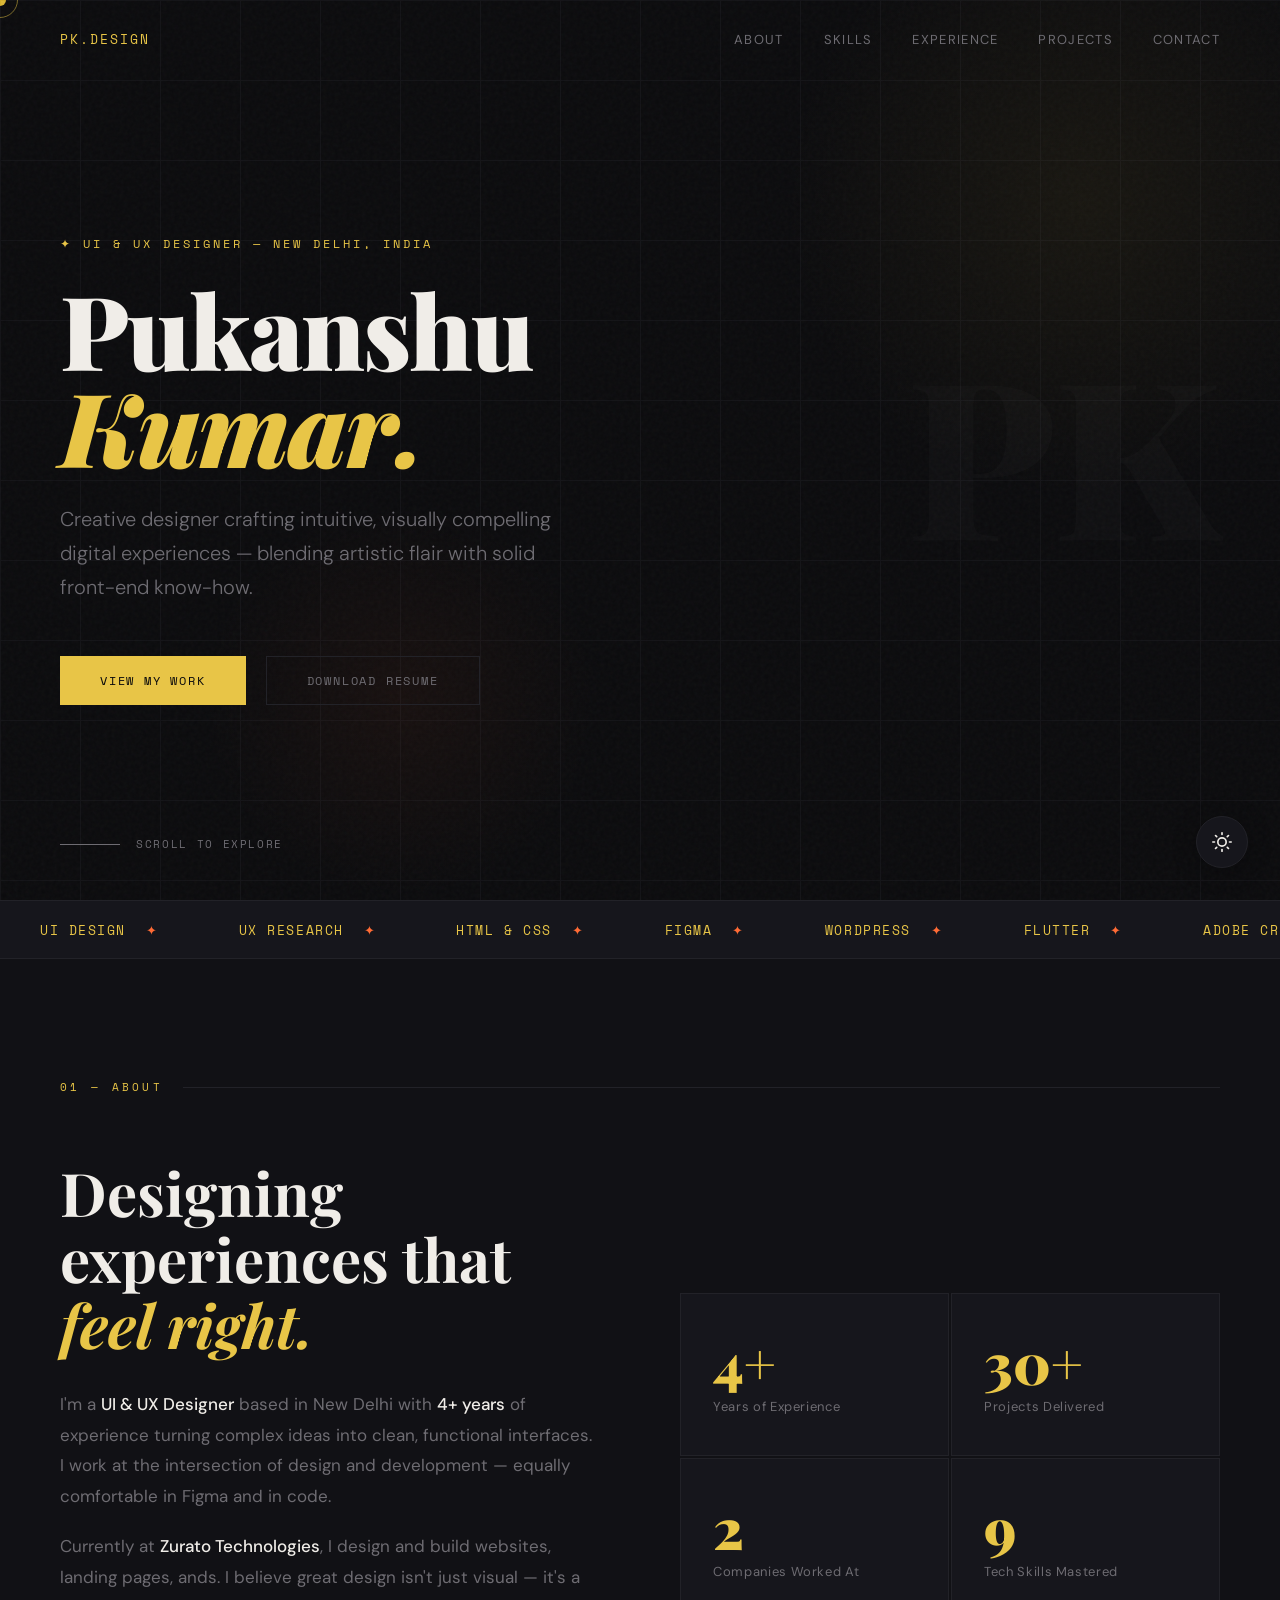
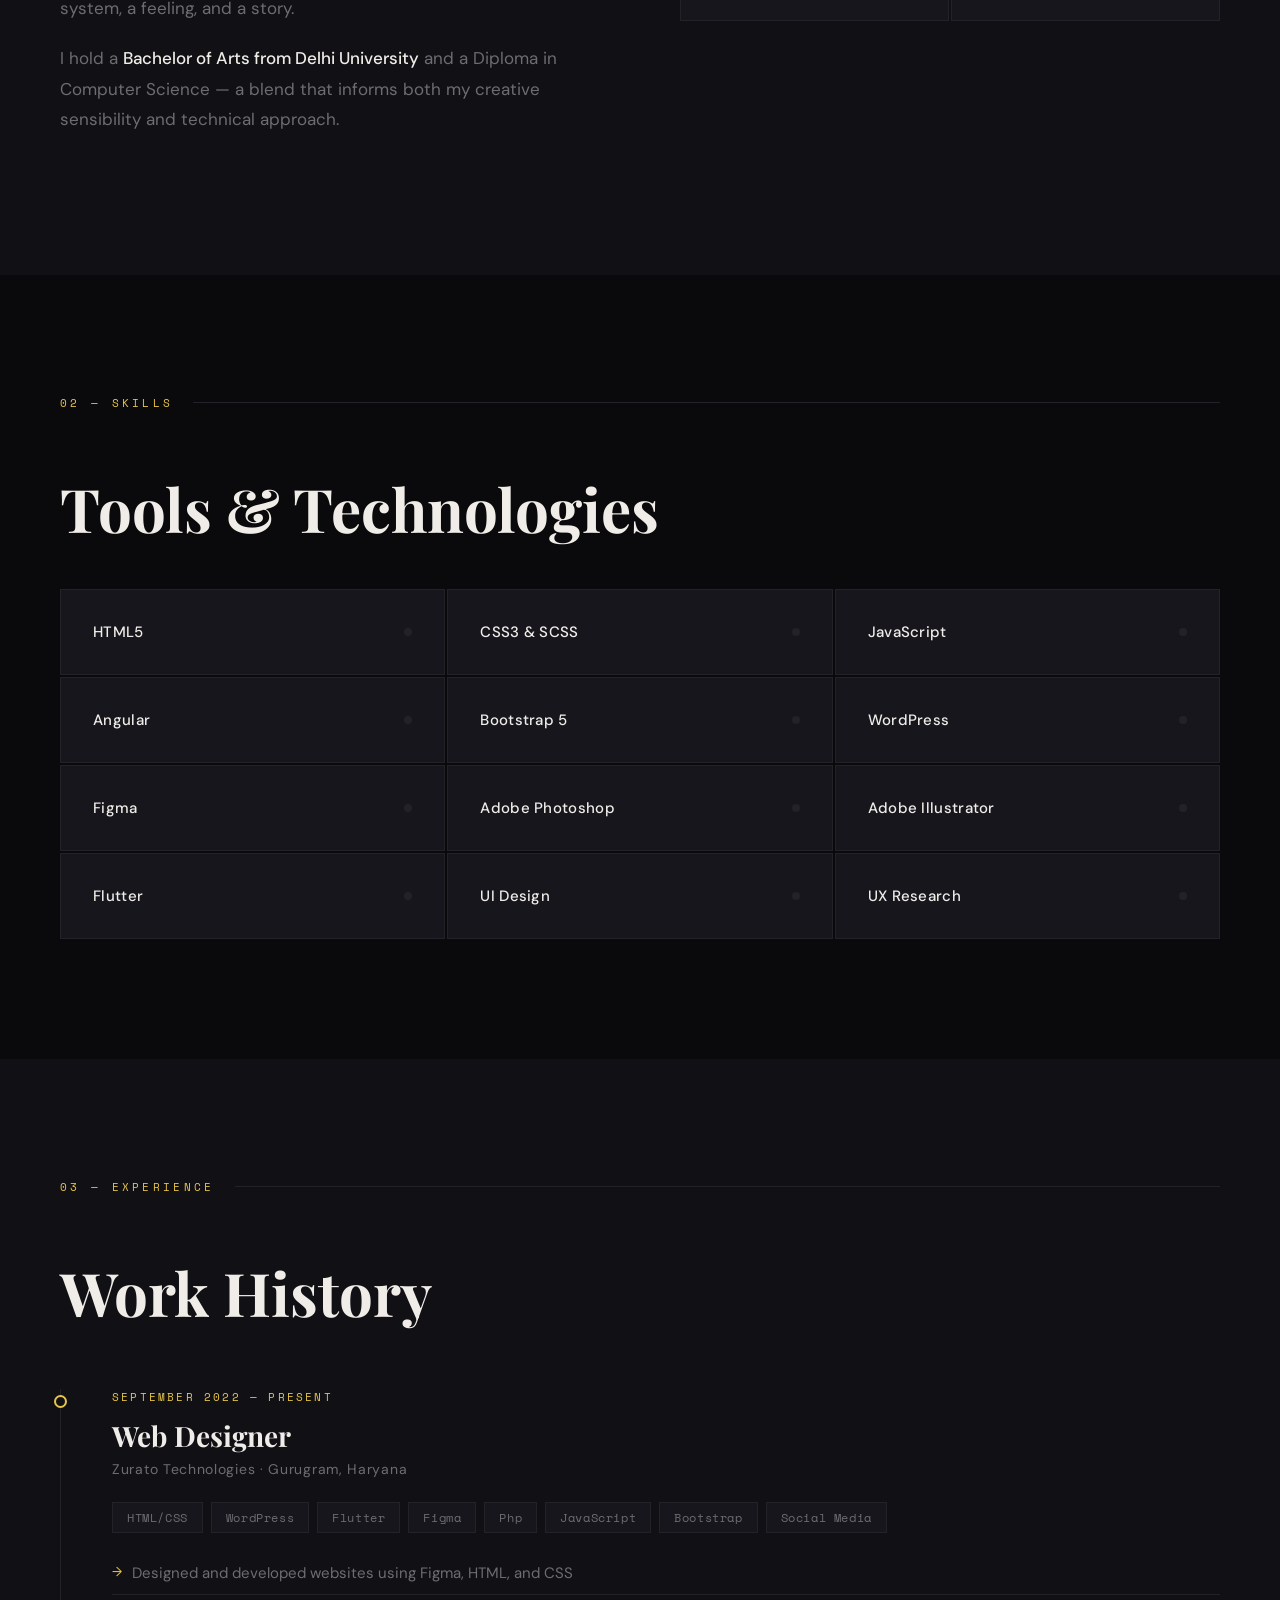
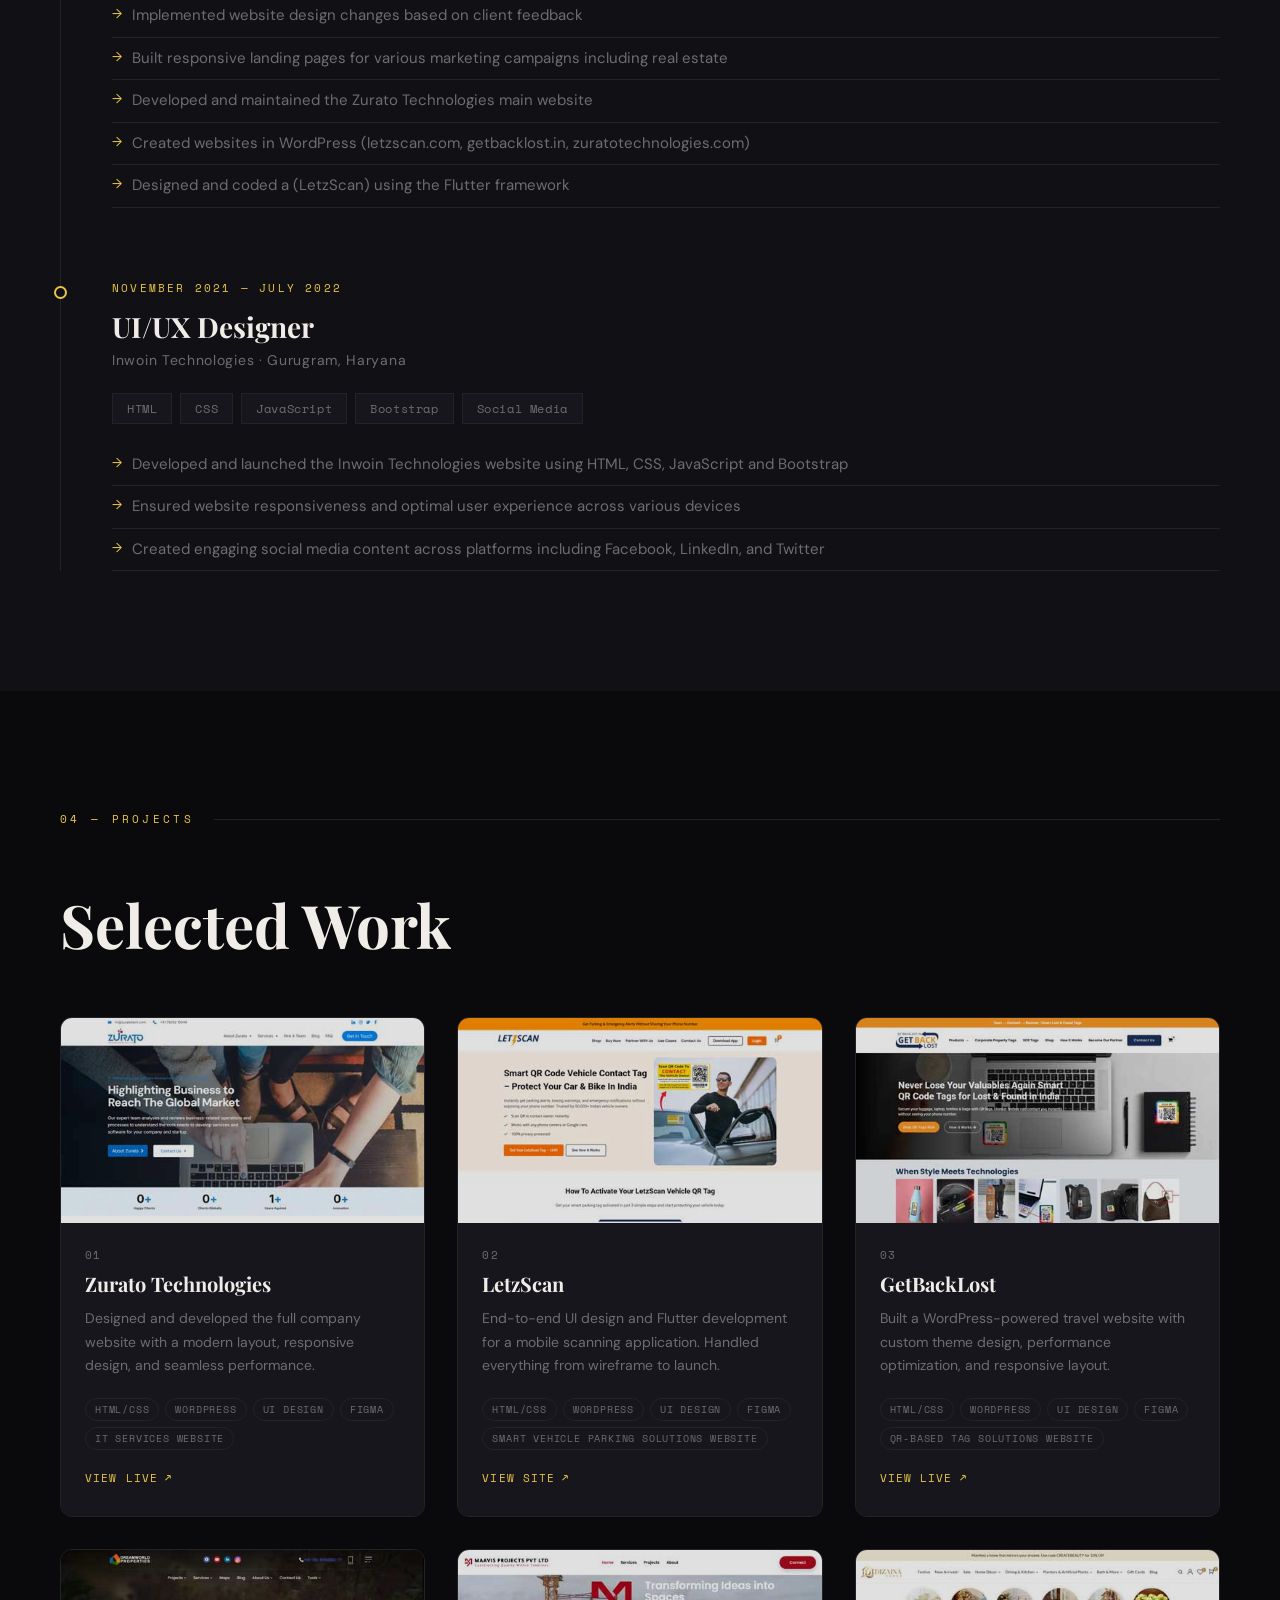
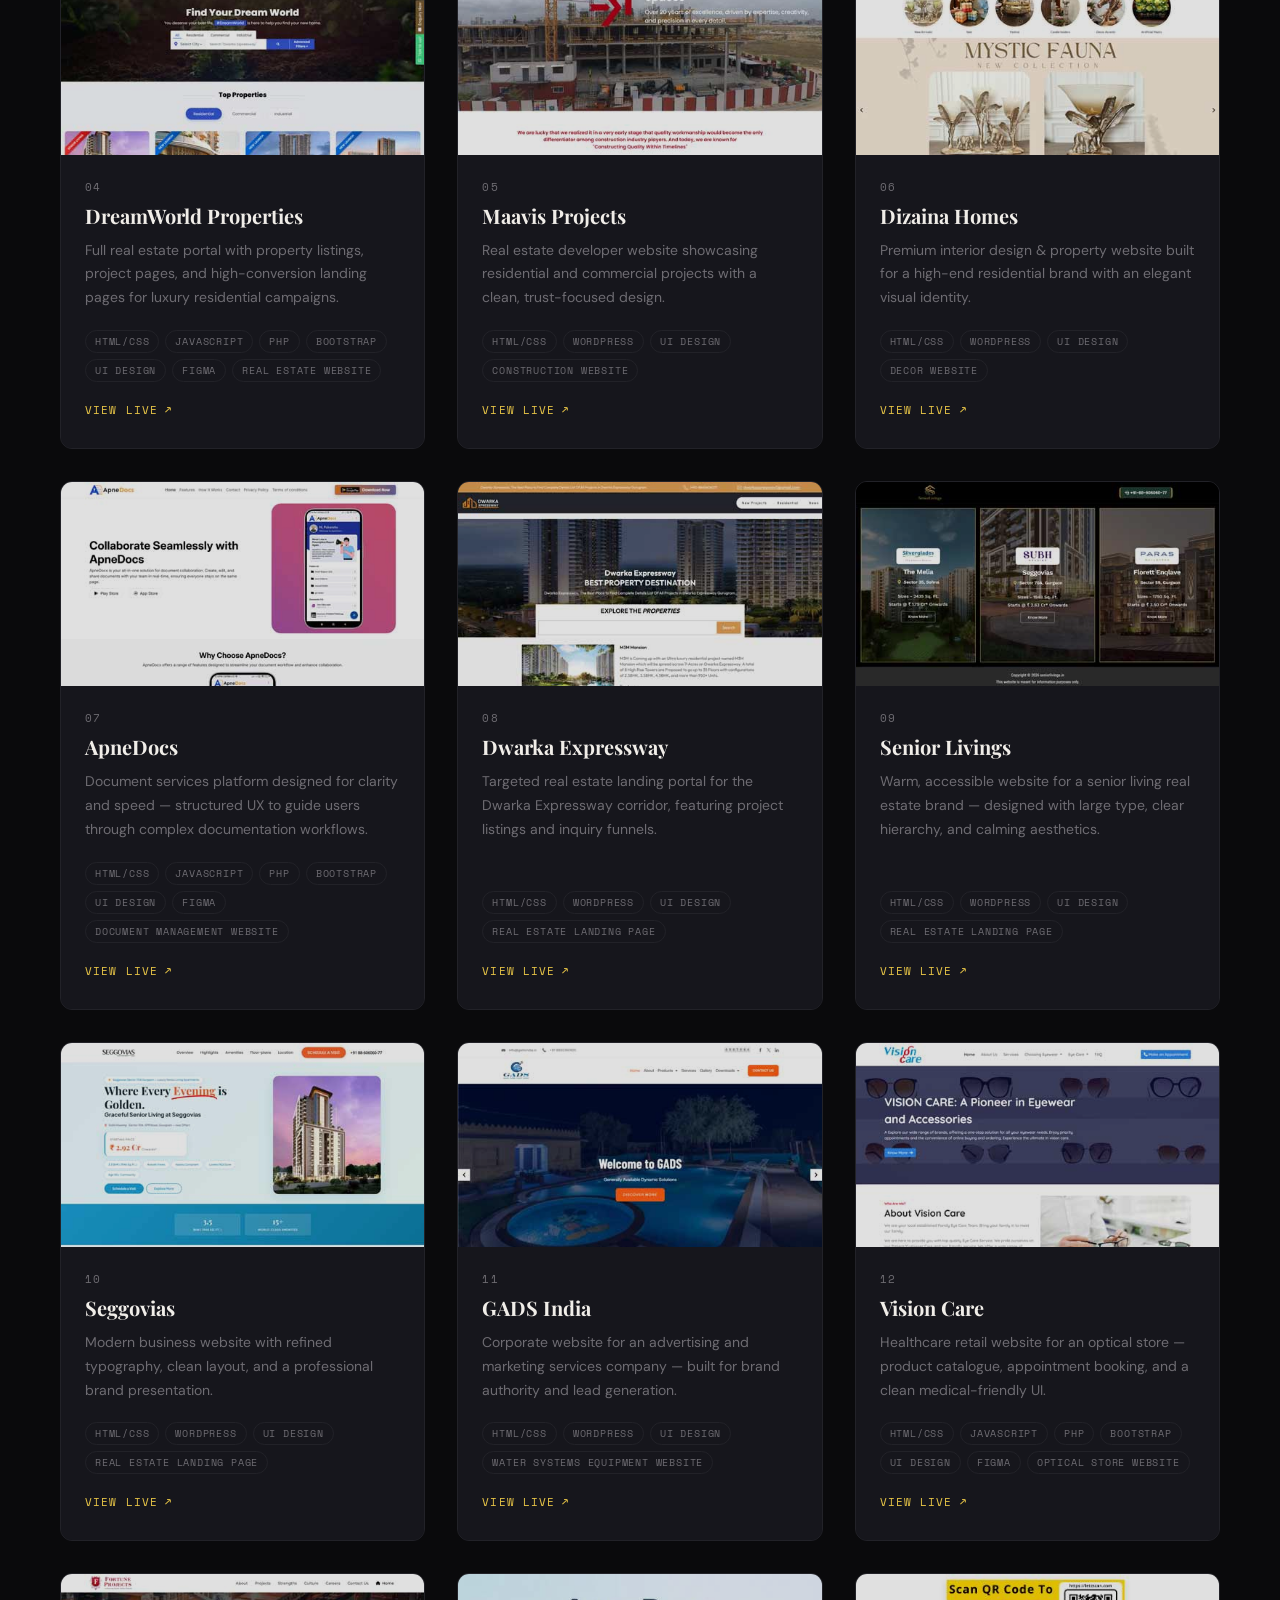
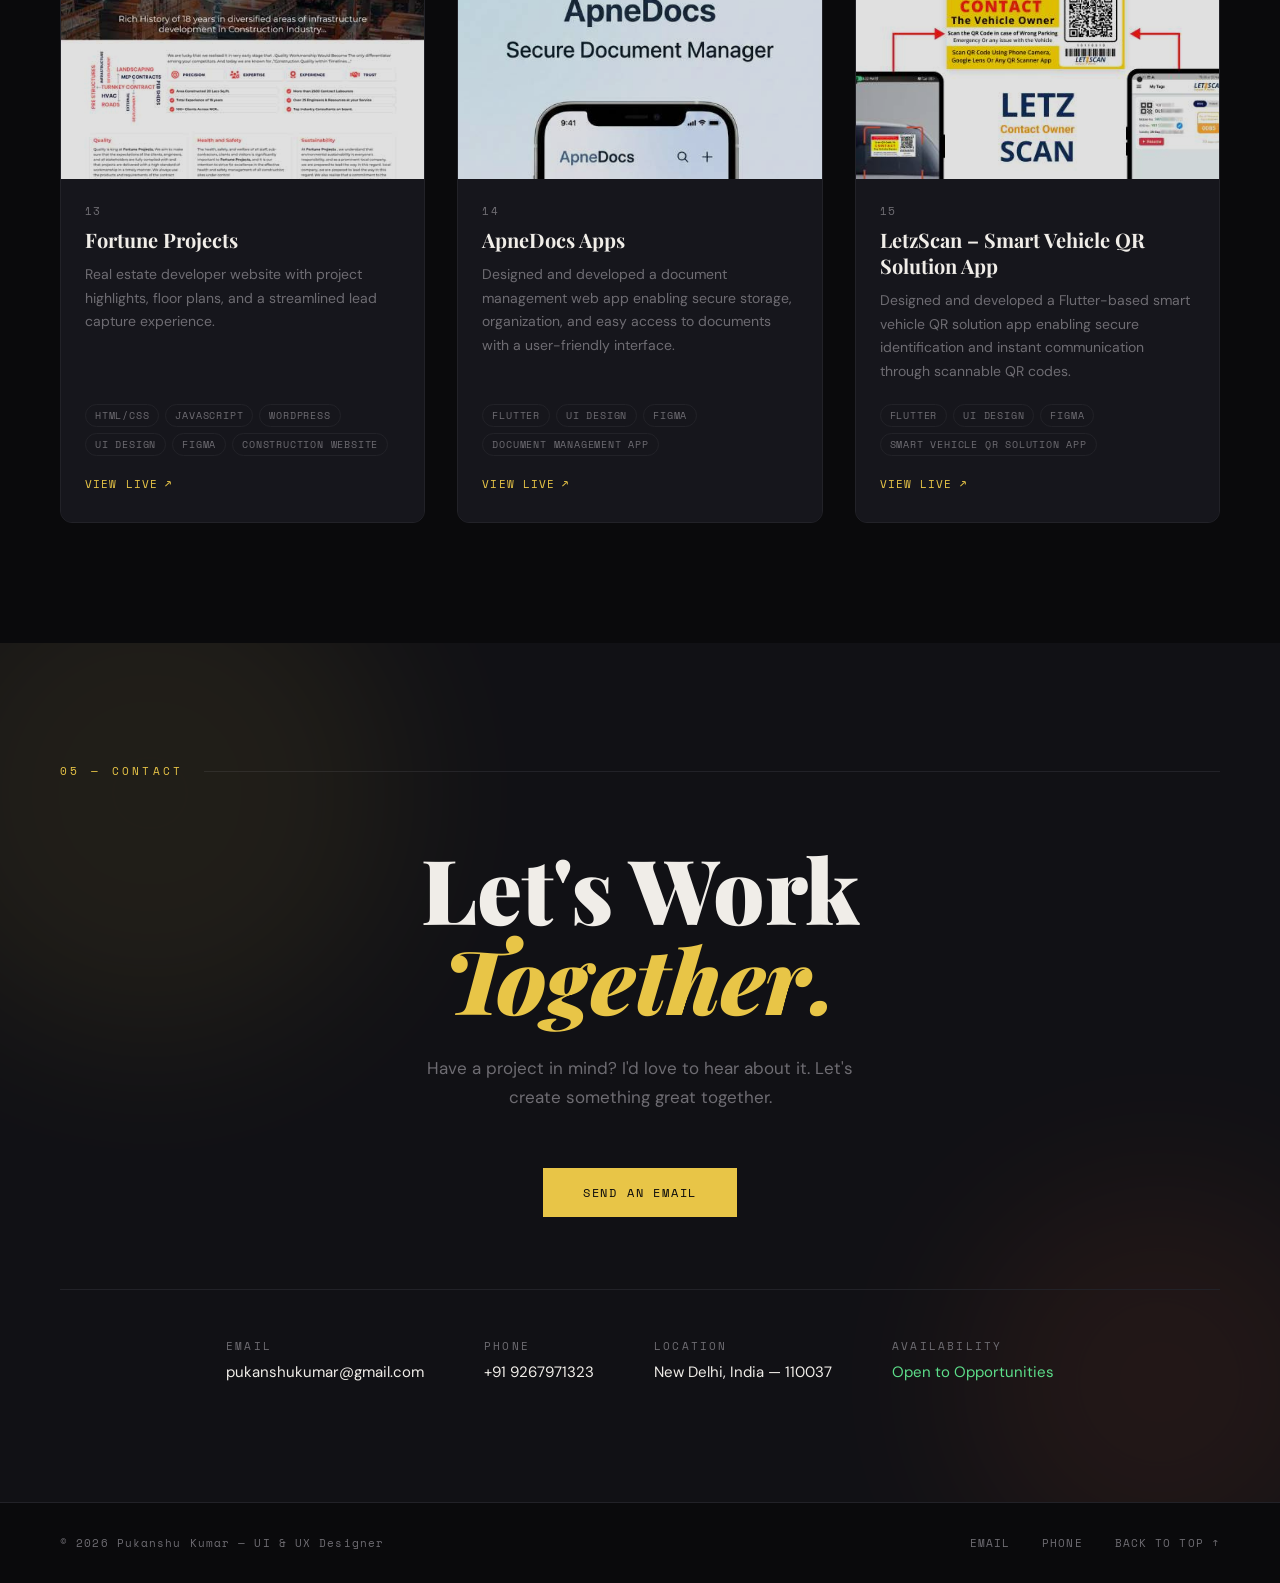
<file: index.html>
<!DOCTYPE html>
<html lang="en">
<head>
    <meta charset="UTF-8" />
    <meta name="viewport" content="width=device-width, initial-scale=1.0"/>
    <meta name="robots" content="noindex, nofollow">
    <title>Pukanshu Kumar — UI & UX Designer</title>
    <link rel="apple-touch-icon" sizes="180x180" href="images/favicon_io/apple-touch-icon.png">
    <link rel="icon" type="image/png" sizes="32x32" href="images/favicon_io/favicon-32x32.png">
    <link rel="icon" type="image/png" sizes="16x16" href="images/favicon_io/favicon-16x16.png">
    <link rel="manifest" href="images/favicon_io/site.webmanifest">
    <link rel="preconnect" href="https://fonts.googleapis.com">
    <link href="https://fonts.googleapis.com/css2?family=Playfair+Display:ital,wght@0,700;0,900;1,700&family=DM+Sans:wght@300;400;500&family=Space+Mono:wght@400;700&display=swap" rel="stylesheet">
    <link rel="stylesheet" href="styles.css" />

</head>
<body>

<div class="cursor" id="cursor"></div>
<div class="cursor-follower" id="cursorFollower"></div>
<!-- THEME TOGGLE -->
<button class="theme-toggle" id="themeToggle" aria-label="Toggle theme" title="Toggle dark/light mode">
  <!-- Sun icon (shown in dark mode → click to go light) -->
  <svg class="icon-sun" viewBox="0 0 24 24" fill="none" stroke="currentColor" stroke-width="2" stroke-linecap="round" stroke-linejoin="round">
    <circle cx="12" cy="12" r="5"/>
    <line x1="12" y1="1" x2="12" y2="3"/>
    <line x1="12" y1="21" x2="12" y2="23"/>
    <line x1="4.22" y1="4.22" x2="5.64" y2="5.64"/>
    <line x1="18.36" y1="18.36" x2="19.78" y2="19.78"/>
    <line x1="1" y1="12" x2="3" y2="12"/>
    <line x1="21" y1="12" x2="23" y2="12"/>
    <line x1="4.22" y1="19.78" x2="5.64" y2="18.36"/>
    <line x1="18.36" y1="5.64" x2="19.78" y2="4.22"/>
  </svg>
  <!-- Moon icon (shown in light mode → click to go dark) -->
  <svg class="icon-moon" viewBox="0 0 24 24" fill="none" stroke="currentColor" stroke-width="2" stroke-linecap="round" stroke-linejoin="round">
    <path d="M21 12.79A9 9 0 1 1 11.21 3 7 7 0 0 0 21 12.79z"/>
  </svg>
</button>

<!-- NAV -->
<nav id="nav">
  <a href="#" class="nav-logo">PK.DESIGN</a>
  <ul class="nav-links">
    <li><a href="#about">About</a></li>
    <li><a href="#skills">Skills</a></li>
    <li><a href="#experience">Experience</a></li>
    <li><a href="#projects">Projects</a></li>
    <li><a href="#contact">Contact</a></li>
  </ul>
</nav>

<!-- HERO -->
<section class="hero" id="home">
  <div class="hero-noise"></div>
  <div class="hero-grid"></div>
  <div class="hero-glow"></div>
  <div class="hero-glow2"></div>
  <div class="hero-number">PK</div>

  <div class="hero-content">
    <p class="hero-eyebrow">✦ UI & UX Designer — New Delhi, India</p>
    <h1 class="hero-name">
      Pukanshu<br>
      <em>Kumar.</em>
    </h1>
    <p class="hero-tagline">
      Creative designer crafting intuitive, visually compelling digital experiences — blending artistic flair with solid front-end know-how.
    </p>
    <div class="hero-cta">
      <a href="#experience" class="btn-primary">View My Work</a>
      <a href="pukanshu-cv-03-2026.pdf" class="btn-outline" download>Download Resume</a>
    </div>
  </div>

  <div class="hero-scroll">
    <div class="scroll-line"></div>
    <span class="scroll-text">Scroll to explore</span>
  </div>
</section>

<div class="marquee-wrap">
  <div class="marquee-track">
    <span class="marquee-item">UI Design <span>✦</span></span>
    <span class="marquee-item">UX Research <span>✦</span></span>
    <span class="marquee-item">HTML &amp; CSS <span>✦</span></span>
    <span class="marquee-item">Figma <span>✦</span></span>
    <span class="marquee-item">WordPress <span>✦</span></span>
    <span class="marquee-item">Flutter <span>✦</span></span>
    <span class="marquee-item">Adobe Creative Suite <span>✦</span></span>
    <span class="marquee-item">Front-End Dev <span>✦</span></span>
    <span class="marquee-item">UI Design <span>✦</span></span>
    <span class="marquee-item">UX Research <span>✦</span></span>
    <span class="marquee-item">HTML &amp; CSS <span>✦</span></span>
    <span class="marquee-item">Figma <span>✦</span></span>
    <span class="marquee-item">WordPress <span>✦</span></span>
    <span class="marquee-item">Flutter <span>✦</span></span>
    <span class="marquee-item">Adobe Creative Suite <span>✦</span></span>
    <span class="marquee-item">Front-End Dev <span>✦</span></span>
  </div>
</div>

<!-- ABOUT -->
<section class="about" id="about">
  <div class="section-label"><span>01 — About</span></div>
  <div class="about-grid">
    <div class="about-text reveal">
      <h2 class="section-title" style="margin-bottom: 32px;">
        Designing experiences that <em style="font-style:italic;color:var(--accent)">feel right.</em>
      </h2>
      <p>
        I'm a <strong>UI & UX Designer</strong> based in New Delhi with <strong>4+ years</strong> of experience turning complex ideas into clean, functional interfaces. I work at the intersection of design and development — equally comfortable in Figma and in code.
      </p>
      <p>
        Currently at <strong>Zurato Technologies</strong>, I design and build websites, landing pages, ands. I believe great design isn't just visual — it's a system, a feeling, and a story.
      </p>
      <p>
        I hold a <strong>Bachelor of Arts from Delhi University</strong> and a Diploma in Computer Science — a blend that informs both my creative sensibility and technical approach.
      </p>
    </div>
    <div class="about-stats reveal reveal-delay-2">
      <div class="stat-card">
        <div class="stat-num">4+</div>
        <div class="stat-label">Years of Experience</div>
      </div>
      <div class="stat-card">
        <div class="stat-num">30+</div>
        <div class="stat-label">Projects Delivered</div>
      </div>
      <div class="stat-card">
        <div class="stat-num">2</div>
        <div class="stat-label">Companies Worked At</div>
      </div>
      <div class="stat-card">
        <div class="stat-num">9</div>
        <div class="stat-label">Tech Skills Mastered</div>
      </div>
    </div>
  </div>
</section>

<!-- SKILLS -->
<section id="skills" style="background: var(--bg);">
  <div class="section-label"><span>02 — Skills</span></div>
  <h2 class="section-title reveal" style="margin-bottom: 48px;">Tools & Technologies</h2>
  <div class="skills-grid">
    <div class="skill-item reveal"><span class="skill-name">HTML5</span><span class="skill-dot"></span></div>
    <div class="skill-item reveal reveal-delay-1"><span class="skill-name">CSS3 & SCSS</span><span class="skill-dot"></span></div>
    <div class="skill-item reveal reveal-delay-2"><span class="skill-name">JavaScript</span><span class="skill-dot"></span></div>
    <div class="skill-item reveal"><span class="skill-name">Angular</span><span class="skill-dot"></span></div>
    <div class="skill-item reveal reveal-delay-1"><span class="skill-name">Bootstrap 5</span><span class="skill-dot"></span></div>
    <div class="skill-item reveal reveal-delay-2"><span class="skill-name">WordPress</span><span class="skill-dot"></span></div>
    <div class="skill-item reveal"><span class="skill-name">Figma</span><span class="skill-dot"></span></div>
    <div class="skill-item reveal reveal-delay-1"><span class="skill-name">Adobe Photoshop</span><span class="skill-dot"></span></div>
    <div class="skill-item reveal reveal-delay-2"><span class="skill-name">Adobe Illustrator</span><span class="skill-dot"></span></div>
    <div class="skill-item reveal"><span class="skill-name">Flutter</span><span class="skill-dot"></span></div>
    <div class="skill-item reveal reveal-delay-1"><span class="skill-name">UI Design</span><span class="skill-dot"></span></div>
    <div class="skill-item reveal reveal-delay-2"><span class="skill-name">UX Research</span><span class="skill-dot"></span></div>
  </div>
</section>

<!-- EXPERIENCE -->
<section class="experience" id="experience">
  <div class="section-label"><span>03 — Experience</span></div>
  <h2 class="section-title reveal" style="margin-bottom: 64px;">Work History</h2>
  <div class="exp-timeline">
    <div class="exp-item reveal">
      <div class="exp-dot"></div>
      <p class="exp-date">September 2022 — Present</p>
      <h3 class="exp-role">Web Designer</h3>
      <p class="exp-company">Zurato Technologies · Gurugram, Haryana</p>
      <div class="exp-tags">
        <span class="tag">HTML/CSS</span>
        <span class="tag">WordPress</span>
        <span class="tag">Flutter</span>
        <span class="tag">Figma</span>
        <span class="tag">Php</span>
        <span class="tag">JavaScript</span>
        <span class="tag">Bootstrap</span>
        <span class="tag">Social Media</span>
      </div>
      <ul class="exp-list">
        <li>Designed and developed websites using Figma, HTML, and CSS</li>
        <li>Implemented website design changes based on client feedback</li>
        <li>Built responsive landing pages for various marketing campaigns including real estate</li>
        <li>Developed and maintained the Zurato Technologies main website</li>
        <li>Created websites in WordPress (letzscan.com, getbacklost.in, zuratotechnologies.com)</li>
        <li>Designed and coded a (LetzScan) using the Flutter framework</li>
      </ul>
    </div>
    <div class="exp-item reveal reveal-delay-1">
      <div class="exp-dot"></div>
      <p class="exp-date">November 2021 — July 2022</p>
      <h3 class="exp-role">UI/UX Designer</h3>
      <p class="exp-company">Inwoin Technologies · Gurugram, Haryana</p>
      <div class="exp-tags">
        <span class="tag">HTML</span>
        <span class="tag">CSS</span>
        <span class="tag">JavaScript</span>
        <span class="tag">Bootstrap</span>
        <span class="tag">Social Media</span>
      </div>
      <ul class="exp-list">
        <li>Developed and launched the Inwoin Technologies website using HTML, CSS, JavaScript and Bootstrap</li>
        <li>Ensured website responsiveness and optimal user experience across various devices</li>
        <li>Created engaging social media content across platforms including Facebook, LinkedIn, and Twitter</li>
      </ul>
    </div>
  </div>
</section>

<!-- PROJECTS -->
<section id="projects" style="background: var(--bg);">
  <div class="section-label"><span>04 — Projects</span></div>
  <h2 class="section-title reveal">Selected Work</h2>

  <div class="projects-grid">

    <!-- 01 Zurato Technologies -->
    <a class="project-card reveal"  rel="nofollow noopener" target="_blank" href="https://www.zuratotechnologies.com">
      <div class="project-img-wrap">
        <img src="images/zuratotechnologies-web.jpg" alt="Zurato Technologies Website" loading="lazy">
      </div>
      <div class="project-body">
        <p class="project-num">01</p>
        <h3 class="project-title">Zurato Technologies</h3>
        <p class="project-desc">Designed and developed the full company website with a modern layout, responsive design, and seamless performance.</p>
        <div class="project-tags">
          <span class="project-tag">HTML/CSS</span>
          <span class="project-tag">WordPress</span>
          <span class="project-tag">UI Design</span>
          <span class="project-tag">Figma</span>
          <span class="project-tag">IT services website</span>
        </div>
        <span class="project-link">View Live</span>
      </div>
    </a>

    <!-- 02 LetzScan -->
    <a href="https://www.letzscan.com"  rel="nofollow noopener" target="_blank" class="project-card reveal reveal-delay-1">
      <div class="project-img-wrap">
        <img src="images/letzscan-web.jpg" alt="LetzScan" loading="lazy">
      </div>
      <div class="project-body">
        <p class="project-num">02</p>
        <h3 class="project-title">LetzScan</h3>
        <p class="project-desc">End-to-end UI design and Flutter development for a mobile scanning application. Handled everything from wireframe to launch.</p>
        <div class="project-tags">
          <span class="project-tag">HTML/CSS</span>
          <span class="project-tag">WordPress</span>
          <span class="project-tag">UI Design</span>
          <span class="project-tag">Figma</span>
          <span class="project-tag">smart vehicle parking solutions website</span>
        </div>
        <span class="project-link">View Site</span>
      </div>
    </a>

    <!-- 03 GetBackLost -->
    <a href="https://www.getbacklost.in"  rel="nofollow noopener" target="_blank" class="project-card reveal reveal-delay-2">
      <div class="project-img-wrap">
        <img src="images/getbacklost-in-web.jpg" alt="GetBackLost" loading="lazy">
      </div>
      <div class="project-body">
        <p class="project-num">03</p>
        <h3 class="project-title">GetBackLost</h3>
        <p class="project-desc">Built a WordPress-powered travel website with custom theme design, performance optimization, and responsive layout.</p>
        <div class="project-tags">
          <span class="project-tag">HTML/CSS</span>
          <span class="project-tag">WordPress</span>
          <span class="project-tag">UI Design</span>
          <span class="project-tag">Figma</span>
          <span class="project-tag">QR-based tag solutions website</span>
        </div>
        <span class="project-link">View Live</span>
      </div>
    </a>

    <!-- 04 DreamWorld Properties -->
    <a  href="https://dreamworldproperties.in/"  rel="nofollow noopener" target="_blank" class="project-card reveal">
      <div class="project-img-wrap">
        <img src="images/dreamworldproperties-web.jpg" alt="DreamWorld Properties" loading="lazy">
      </div>
      <div class="project-body">
        <p class="project-num">04</p>
        <h3 class="project-title">DreamWorld Properties</h3>
        <p class="project-desc">Full real estate portal with property listings, project pages, and high-conversion landing pages for luxury residential campaigns.</p>
        <div class="project-tags">
          <span class="project-tag">HTML/CSS</span>
          <span class="project-tag">Javascript</span>
          <span class="project-tag">Php</span>
          <span class="project-tag">Bootstrap</span>
          <span class="project-tag">Ui Design</span>
          <span class="project-tag">Figma</span>
          <span class="project-tag">real estate website</span>
        </div>
        <span class="project-link">View Live</span>
      </div>
    </a>

    <!-- 05 Maavis Projects -->
    <a href="https://maavisprojects.com/"  rel="nofollow noopener" target="_blank" class="project-card reveal reveal-delay-1">
      <div class="project-img-wrap">
        <img src="images/maavisprojects-web.jpg" alt="Maavis Projects" loading="lazy">
      </div>
      <div class="project-body">
        <p class="project-num">05</p>
        <h3 class="project-title">Maavis Projects</h3>
        <p class="project-desc">Real estate developer website showcasing residential and commercial projects with a clean, trust-focused design.</p>
        <div class="project-tags">
          <span class="project-tag">HTML/CSS</span>
          <span class="project-tag">WordPress</span>
          <span class="project-tag">UI Design</span>
          <span class="project-tag">construction website</span>
        </div>
        <span class="project-link">View Live</span>
      </div>
    </a>

    <!-- 06 Dizaina Homes -->
    <a href="https://dizainahomes.com/"  rel="nofollow noopener" target="_blank" class="project-card reveal reveal-delay-2">
      <div class="project-img-wrap">
        <img src="images/dizainahomes-web.jpg" alt="Dizaina Homes" loading="lazy">
      </div>
      <div class="project-body">
        <p class="project-num">06</p>
        <h3 class="project-title">Dizaina Homes</h3>
        <p class="project-desc">Premium interior design & property website built for a high-end residential brand with an elegant visual identity.</p>
        <div class="project-tags">
          <span class="project-tag">HTML/CSS</span>
          <span class="project-tag">WordPress</span>
          <span class="project-tag">UI Design</span>
          <span class="project-tag">decor website</span>
        </div>
        <span class="project-link">View Live</span>
      </div>
    </a>

    <!-- 07 Ganga Projects -->
    <!-- <a href="https://gangaprojects.co.in/"  rel="nofollow noopener" target="_blank" class="project-card reveal">
      <div class="project-img-wrap">
        <img src="images/gangaprojects-web.jpg" alt="Ganga Projects" loading="lazy">
      </div>
      <div class="project-body">
        <p class="project-num">07</p>
        <h3 class="project-title">Ganga Projects</h3>
        <p class="project-desc">Real estate developer brand site with project showcase, lead capture forms, and mobile-first layout.</p>
        <div class="project-tags">
          <span class="project-tag">HTML/CSS</span>
          <span class="project-tag">WordPress</span>
          <span class="project-tag">UI Design</span>
          <span class="project-tag">real estate landing page</span>
        </div>
        <span class="project-link">View Live</span>
      </div>
    </a> -->

    <!-- 07 ApneDocs -->
    <a href="https://apnedocs.com/"  rel="nofollow noopener" target="_blank" class="project-card reveal reveal-delay-1">
      <div class="project-img-wrap">
        <img src="images/apnedocs-web.jpg" alt="ApneDocs" loading="lazy">
      </div>
      <div class="project-body">
        <p class="project-num">07</p>
        <h3 class="project-title">ApneDocs</h3>
        <p class="project-desc">Document services platform designed for clarity and speed — structured UX to guide users through complex documentation workflows.</p>
        <div class="project-tags">
          <span class="project-tag">HTML/CSS</span>
          <span class="project-tag">Javascript</span>
          <span class="project-tag">PHP</span>
          <span class="project-tag">Bootstrap</span>
          <span class="project-tag">UI Design</span>
          <span class="project-tag">Figma</span>
          <span class="project-tag">document management website</span>
        </div>
        <span class="project-link">View Live</span>
      </div>
    </a>

    <!-- 08 Dwarka Expressway -->
    <a href="https://dwarka-xpressway.com/"  rel="nofollow noopener" target="_blank" class="project-card reveal reveal-delay-2">
      <div class="project-img-wrap">
        <img src="images/dwarka-xpressway-web.jpg" alt="Dwarka Expressway" loading="lazy">
      </div>
      <div class="project-body">
        <p class="project-num">08</p>
        <h3 class="project-title">Dwarka Expressway</h3>
        <p class="project-desc">Targeted real estate landing portal for the Dwarka Expressway corridor, featuring project listings and inquiry funnels.</p>
        <div class="project-tags">
          <span class="project-tag">HTML/CSS</span>
          <span class="project-tag">WordPress</span>
          <span class="project-tag">UI Design</span>
          <span class="project-tag">real estate landing page</span>
        </div>
        <span class="project-link">View Live</span>
      </div>
    </a>

    <!-- 09 Senior Livings -->
    <a href="https://seniorlivings.in/"  rel="nofollow noopener" target="_blank" class="project-card reveal">
      <div class="project-img-wrap">
        <img src="images/seniorlivings-web.jpg" alt="Senior Livings" loading="lazy">
      </div>
      <div class="project-body">
        <p class="project-num">09</p>
        <h3 class="project-title">Senior Livings</h3>
        <p class="project-desc">Warm, accessible website for a senior living real estate brand — designed with large type, clear hierarchy, and calming aesthetics.</p>
        <div class="project-tags">
          <span class="project-tag">HTML/CSS</span>
          <span class="project-tag">WordPress</span>
          <span class="project-tag">UI Design</span>
          <span class="project-tag">real estate landing page</span>
        </div>
        <span class="project-link">View Live</span>
      </div>
    </a>

    <!-- 11 Gwal Pahari -->
    <!-- <a href="https://gwalpahari.com/"  rel="nofollow noopener" target="_blank" class="project-card reveal reveal-delay-1">
      <div class="project-img-wrap">
        <img src="images/gwalpahari-web.jpg" alt="Gwal Pahari" loading="lazy">
      </div>
      <div class="project-body">
        <p class="project-num">11</p>
        <h3 class="project-title">Gwal Pahari</h3>
        <p class="project-desc">Location-specific real estate microsite for Gwal Pahari, Gurgaon — driving project awareness and lead generation.</p>
        <div class="project-tags">
          <span class="project-tag">HTML/CSS</span>
          <span class="project-tag">WordPress</span>
          <span class="project-tag">UI Design</span>
          <span class="project-tag">real estate landing page</span>
        </div>
        <span class="project-link">View Live</span>
      </div>
    </a> -->

    <!-- 12 ROF Developers -->
    <!-- <a href="https://rofdevelopers.co.in/"  rel="nofollow noopener" target="_blank" class="project-card reveal reveal-delay-2">
      <div class="project-img-wrap">
        <img src="images/rofdevelopers-web.jpg" alt="ROF Developers" loading="lazy">
      </div>
      <div class="project-body">
        <p class="project-num">12</p>
        <h3 class="project-title">ROF Developers</h3>
        <p class="project-desc">Developer brand site with project portfolio, investor information, and mobile-optimised property pages.</p>
        <div class="project-tags">
          <span class="project-tag">HTML/CSS</span>
          <span class="project-tag">WordPress</span>
          <span class="project-tag">UI Design</span>
          <span class="project-tag">real estate landing page</span>
        </div>
        <span class="project-link">View Live</span>
      </div>
    </a> -->

    <!-- 14 Hero The Palatial -->
    <!-- <a href="https://herothepalatial.in/"  rel="nofollow noopener" target="_blank" class="project-card reveal reveal-delay-1">
      <div class="project-img-wrap">
        <img src="images/herothepalatial-web.jpg" alt="Hero The Palatial" loading="lazy">
      </div>
      <div class="project-body">
        <p class="project-num">14</p>
        <h3 class="project-title">Hero The Palatial</h3>
        <p class="project-desc">Luxury residential project landing page for Hero Realty — designed with premium visual language and conversion-focused layout.</p>
        <div class="project-tags">
          <span class="project-tag">HTML/CSS</span>
          <span class="project-tag">WordPress</span>
          <span class="project-tag">UI Design</span>
          <span class="project-tag">real estate landing page</span>
        </div>
        <span class="project-link">View Live</span>
      </div>
    </a> -->

    <!-- 15 Gurgaon Rent -->
    <!-- <a href="https://gurgaon.rent/"  rel="nofollow noopener" target="_blank" class="project-card reveal reveal-delay-2">
      <div class="project-img-wrap">
        <img src="images/gurgaon-rent-web.jpg" alt="Gurgaon Rent" loading="lazy">
      </div>
      <div class="project-body">
        <p class="project-num">15</p>
        <h3 class="project-title">Gurgaon Rent</h3>
        <p class="project-desc">Rental property portal for Gurgaon — intuitive search-first UX with listing cards and inquiry flows.</p>
        <div class="project-tags">
          <span class="project-tag">HTML/CSS</span>
          <span class="project-tag">Javascript</span>
          <span class="project-tag">PHP</span>
          <span class="project-tag">Bootstrap</span>
          <span class="project-tag">UI Design</span>
          <span class="project-tag">real estate website</span>
        </div>
        <span class="project-link">View Live</span>
      </div>
    </a> -->

    <!-- 10 Seggo Vias -->
    <a href="https://seggovias.com/"  rel="nofollow noopener" target="_blank" class="project-card reveal">
      <div class="project-img-wrap">
        <img src="images/seggovias-web.jpg" alt="Seggovias" loading="lazy">
      </div>
      <div class="project-body">
        <p class="project-num">10</p>
        <h3 class="project-title">Seggovias</h3>
        <p class="project-desc">Modern business website with refined typography, clean layout, and a professional brand presentation.</p>
        <div class="project-tags">
          <span class="project-tag">HTML/CSS</span>
          <span class="project-tag">WordPress</span>
          <span class="project-tag">UI Design</span>
          <span class="project-tag">real estate landing page</span>
        </div>
        <span class="project-link">View Live</span>
      </div>
    </a>

    <!-- 11 GADS India -->
    <a href="https://www.gadsindia.in/"  rel="nofollow noopener" target="_blank" class="project-card reveal reveal-delay-1">
      <div class="project-img-wrap">
        <img src="images/gadsindia-in-web.jpg" alt="GADS India" loading="lazy">
      </div>
      <div class="project-body">
        <p class="project-num">11</p>
        <h3 class="project-title">GADS India</h3>
        <p class="project-desc">Corporate website for an advertising and marketing services company — built for brand authority and lead generation.</p>
        <div class="project-tags">
          <span class="project-tag">HTML/CSS</span>
          <span class="project-tag">WordPress</span>
          <span class="project-tag">UI Design</span>
          <span class="project-tag">water systems equipment website</span>
        </div>
        <span class="project-link">View Live</span>
      </div>
    </a>

    <!-- 12 Vision Care Optics -->
    <a href="https://visioncareoptics.com/"  rel="nofollow noopener" target="_blank" class="project-card reveal">
      <div class="project-img-wrap">
        <img src="images/visioncareoptics-web.jpg" alt="Vision Care Optics" loading="lazy">
      </div>
      <div class="project-body">
        <p class="project-num">12</p>
        <h3 class="project-title">Vision Care</h3>
        <p class="project-desc">Healthcare retail website for an optical store — product catalogue, appointment booking, and a clean medical-friendly UI.</p>
        <div class="project-tags">
          <span class="project-tag">HTML/CSS</span>
          <span class="project-tag">Javascript</span>
          <span class="project-tag">PHP</span>
          <span class="project-tag">Bootstrap</span>
          <span class="project-tag">UI Design</span>
          <span class="project-tag">Figma</span>
          <span class="project-tag">optical store website</span>
        </div>
        <span class="project-link">View Live</span>
      </div>
    </a>

    <!-- 13 Fortune Projects -->
    <a href="https://fortuneprojects.in/"  rel="nofollow noopener" target="_blank" class="project-card reveal reveal-delay-1">
      <div class="project-img-wrap">
        <img src="images/fortuneprojects-in-web.jpg" alt="Fortune Projects" loading="lazy">
      </div>
      <div class="project-body">
        <p class="project-num">13</p>
        <h3 class="project-title">Fortune Projects</h3>
        <p class="project-desc">Real estate developer website with project highlights, floor plans, and a streamlined lead capture experience.</p>
        <div class="project-tags">
          <span class="project-tag">HTML/CSS</span>
          <span class="project-tag">Javascript</span>
          <span class="project-tag">WordPress</span>
          <span class="project-tag">UI Design</span>
          <span class="project-tag">Figma</span>
          <span class="project-tag">construction website</span>
        </div>
        <span class="project-link">View Live</span>
      </div>
    </a>

    <!-- 14 ApneDocs Apps -->
    <a href="https://play.google.com/store/apps/details?id=com.zurato.apnedocs&hl=en_IN"  rel="nofollow noopener" target="_blank" class="project-card reveal reveal-delay-1">
      <div class="project-img-wrap">
        <img src="images/apnedocs-app.jpg" alt="ApneDocs Apps" loading="lazy">
      </div>
      <div class="project-body">
        <p class="project-num">14</p>
        <h3 class="project-title">ApneDocs Apps</h3>
        <p class="project-desc">Designed and developed a document management web app enabling secure storage, organization, and easy access to documents with a user-friendly interface.</p>
        <div class="project-tags">
          <span class="project-tag">Flutter</span>
          <span class="project-tag">UI Design</span>
          <span class="project-tag">Figma</span>
          <span class="project-tag">Document management app</span>
        </div>
        <span class="project-link">View Live</span>
      </div>
    </a>

    <!-- 15 LetzScan – Smart Vehicle QR Solution App -->
    <a href="https://play.google.com/store/search?q=letzscan&c=apps&hl=en_IN"  rel="nofollow noopener" target="_blank" class="project-card reveal reveal-delay-1">
      <div class="project-img-wrap">
        <img src="images/letzscan-app.jpg" alt="LetzScan – Smart Vehicle QR Solution App" loading="lazy">
      </div>
      <div class="project-body">
        <p class="project-num">15</p>
        <h3 class="project-title">LetzScan – Smart Vehicle QR Solution App</h3>
        <p class="project-desc">Designed and developed a Flutter-based smart vehicle QR solution app enabling secure identification and instant communication through scannable QR codes.</p>
        <div class="project-tags">
          <span class="project-tag">Flutter</span>
          <span class="project-tag">UI Design</span>
          <span class="project-tag">Figma</span>
          <span class="project-tag">Smart Vehicle QR Solution App</span>
        </div>
        <span class="project-link">View Live</span>
      </div>
    </a>

  </div>
</section>

<!-- CONTACT -->
<section class="contact" id="contact">
    <div class="cb1"></div><div class="cb2"></div>
  <div class="section-label" style="justify-content: center;"><span>05 — Contact</span></div>
  <h2 class="contact-title reveal">
    Let's Work<br><em>Together.</em>
  </h2>
  <p class="contact-sub reveal reveal-delay-1">
    Have a project in mind? I'd love to hear about it. Let's create something great together.
  </p>
  <div class="reveal reveal-delay-2">
    <a href="mailto:pukanshukumar@gmail.com" class="btn-primary">Send an Email</a>
  </div>

  <div class="contact-details reveal reveal-delay-3">
    <div class="contact-item">
      <p class="contact-label">Email</p>
      <p class="contact-value"><a href="mailto:pukanshukumar@gmail.com">pukanshukumar@gmail.com</a></p>
    </div>
    <div class="contact-item">
      <p class="contact-label">Phone</p>
      <p class="contact-value"><a href="tel:9267971323">+91 9267971323</a></p>
    </div>
    <div class="contact-item">
      <p class="contact-label">Location</p>
      <p class="contact-value">New Delhi, India — 110037</p>
    </div>
    <div class="contact-item">
      <p class="contact-label">Availability</p>
      <p class="contact-value" style="color: #5dde8a;">Open to Opportunities</p>
    </div>
  </div>
</section>

<!-- FOOTER -->
<footer>
  <p class="footer-copy">© 2026 Pukanshu Kumar — UI & UX Designer</p>
  <div class="footer-right">
    <a href="mailto:pukanshukumar@gmail.com">Email</a>
    <a href="tel:9267971323">Phone</a>
    <a href="#home">Back to Top ↑</a>
  </div>
</footer>


<script>
  // ── Theme Switcher ──
  const html = document.documentElement;
  const toggleBtn = document.getElementById('themeToggle');

  // Restore saved preference
  const savedTheme = localStorage.getItem('pk-theme') || 'dark';
  html.setAttribute('data-theme', savedTheme);

  toggleBtn.addEventListener('click', () => {
    const current = html.getAttribute('data-theme');
    const next = current === 'dark' ? 'light' : 'dark';
    html.setAttribute('data-theme', next);
    localStorage.setItem('pk-theme', next);
  });

  // Custom cursor
  const cursor = document.getElementById('cursor');
  const follower = document.getElementById('cursorFollower');
  document.addEventListener('mousemove', e => {
    cursor.style.left = e.clientX + 'px';
    cursor.style.top = e.clientY + 'px';
    follower.style.left = e.clientX + 'px';
    follower.style.top = e.clientY + 'px';
  });

  // Nav scroll
  const nav = document.getElementById('nav');
  window.addEventListener('scroll', () => {
    nav.classList.toggle('scrolled', window.scrollY > 50);
  });

  // Scroll reveal
  const reveals = document.querySelectorAll('.reveal');
  const observer = new IntersectionObserver((entries) => {
    entries.forEach(e => {
      if (e.isIntersecting) e.target.classList.add('visible');
    });
  }, { threshold: 0.12 });
  reveals.forEach(r => observer.observe(r));
</script>
<!-- <script>
  // Custom cursor
  const cursor = document.getElementById('cursor');
  const follower = document.getElementById('cursorFollower');
  document.addEventListener('mousemove', e => {
    cursor.style.left = e.clientX + 'px';
    cursor.style.top = e.clientY + 'px';
    follower.style.left = e.clientX + 'px';
    follower.style.top = e.clientY + 'px';
  });

  // Nav scroll
  const nav = document.getElementById('nav');
  window.addEventListener('scroll', () => {
    nav.classList.toggle('scrolled', window.scrollY > 50);
  });

  // Scroll reveal
  const reveals = document.querySelectorAll('.reveal');
  const observer = new IntersectionObserver((entries) => {
    entries.forEach(e => {
      if (e.isIntersecting) e.target.classList.add('visible');
    });
  }, { threshold: 0.12 });
  reveals.forEach(r => observer.observe(r));
</script> -->
</body>
</html>
</file>
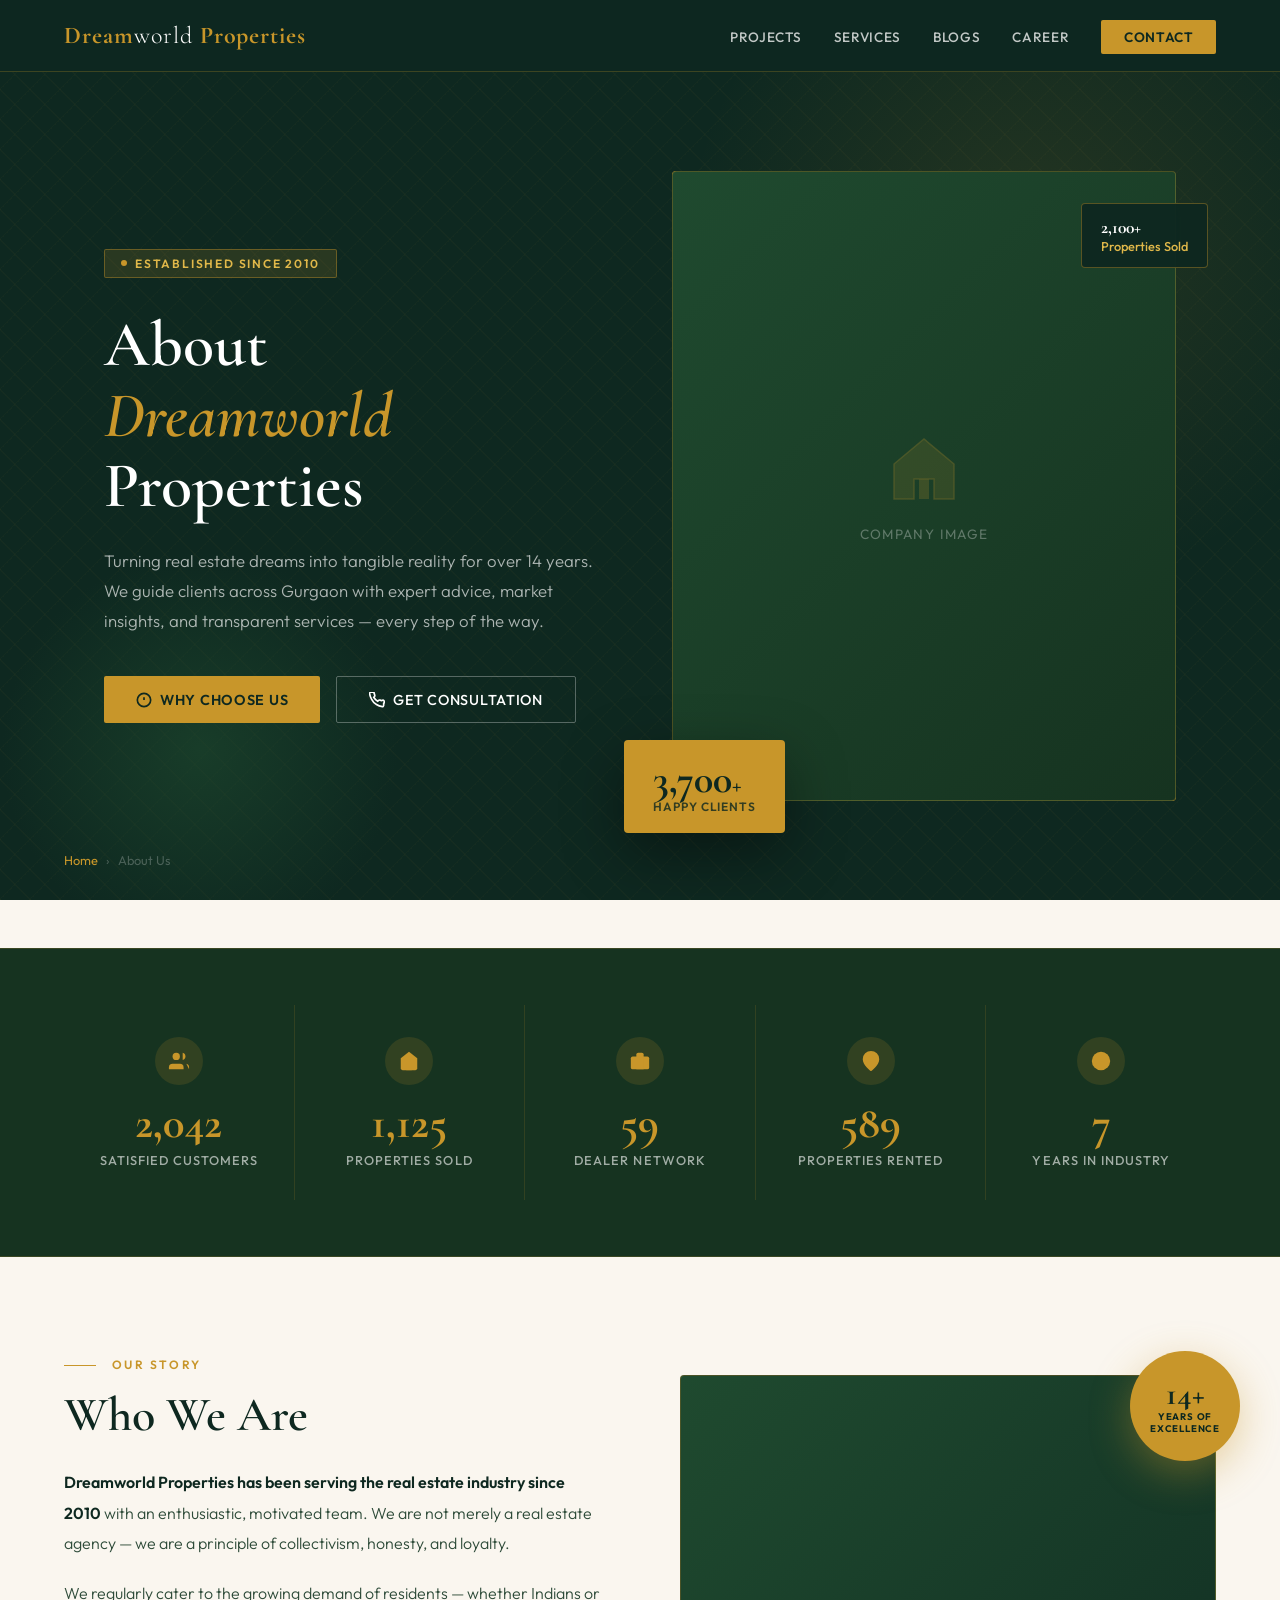
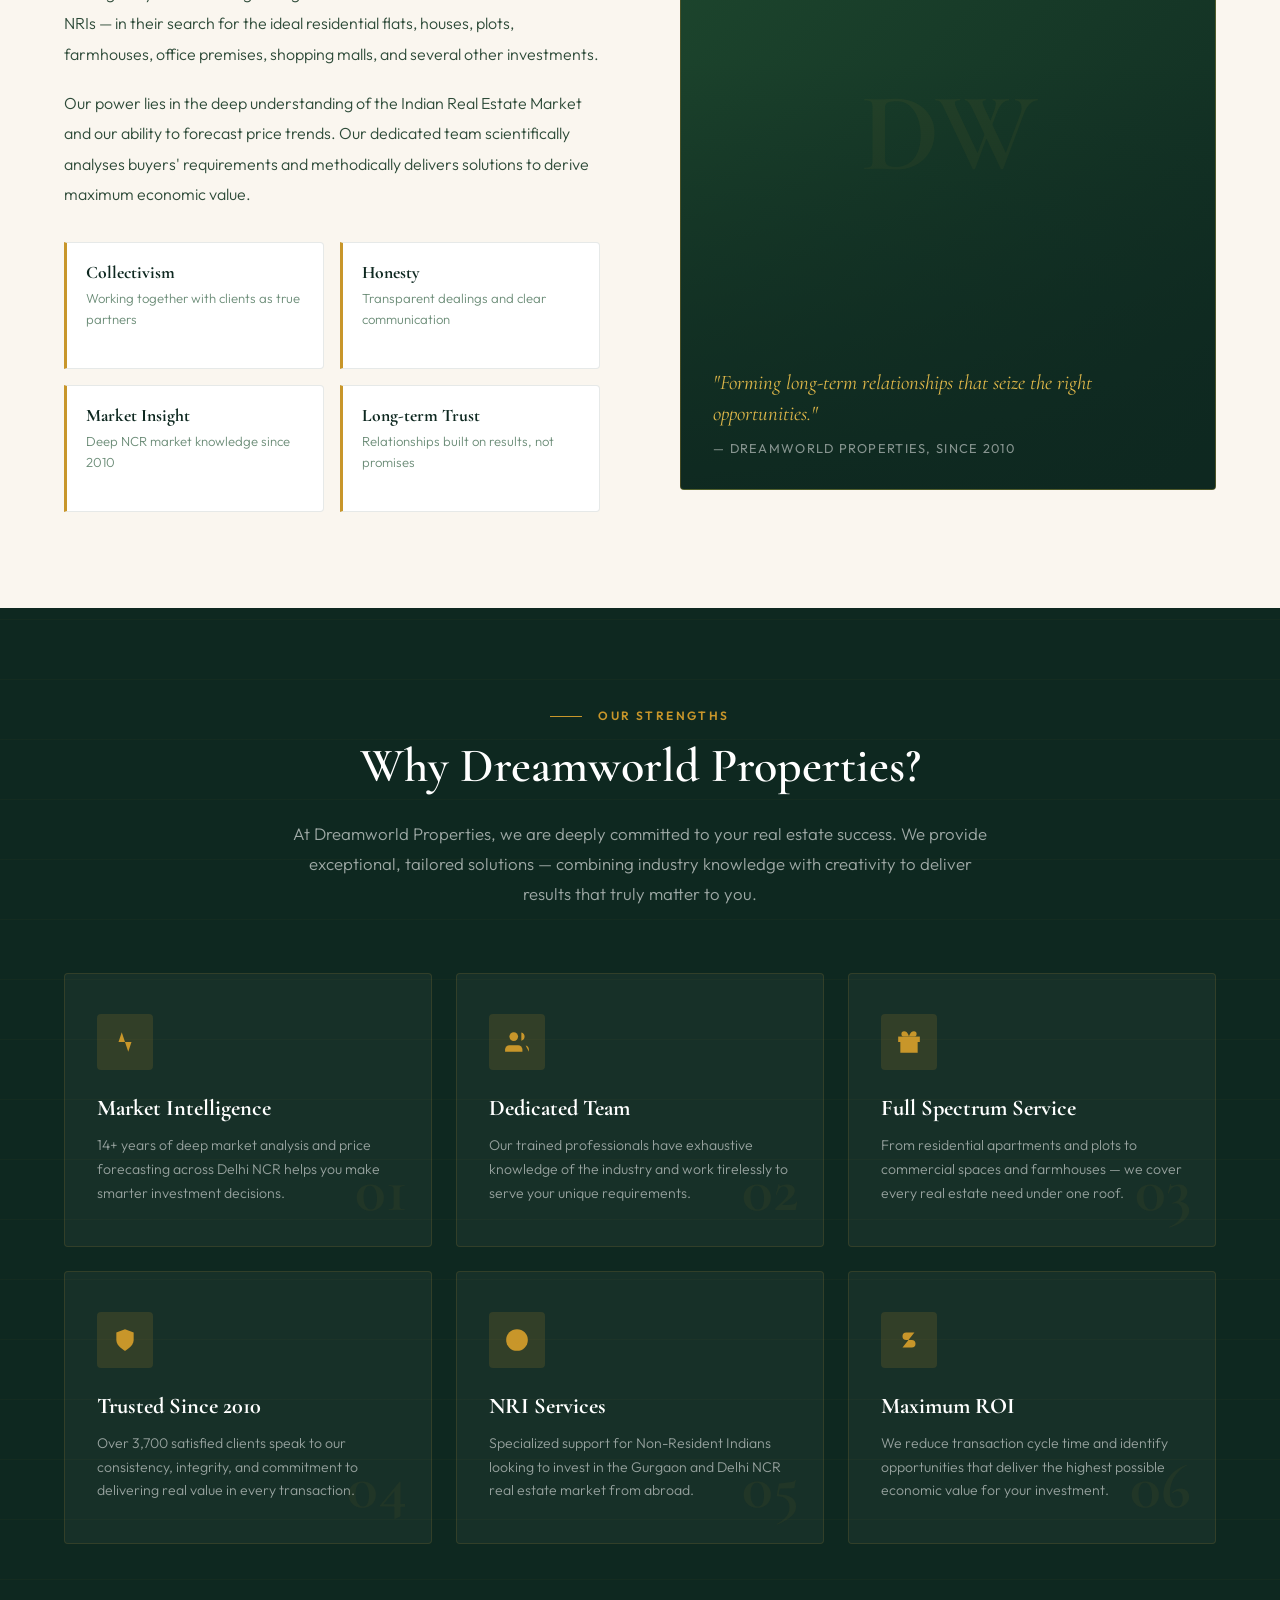
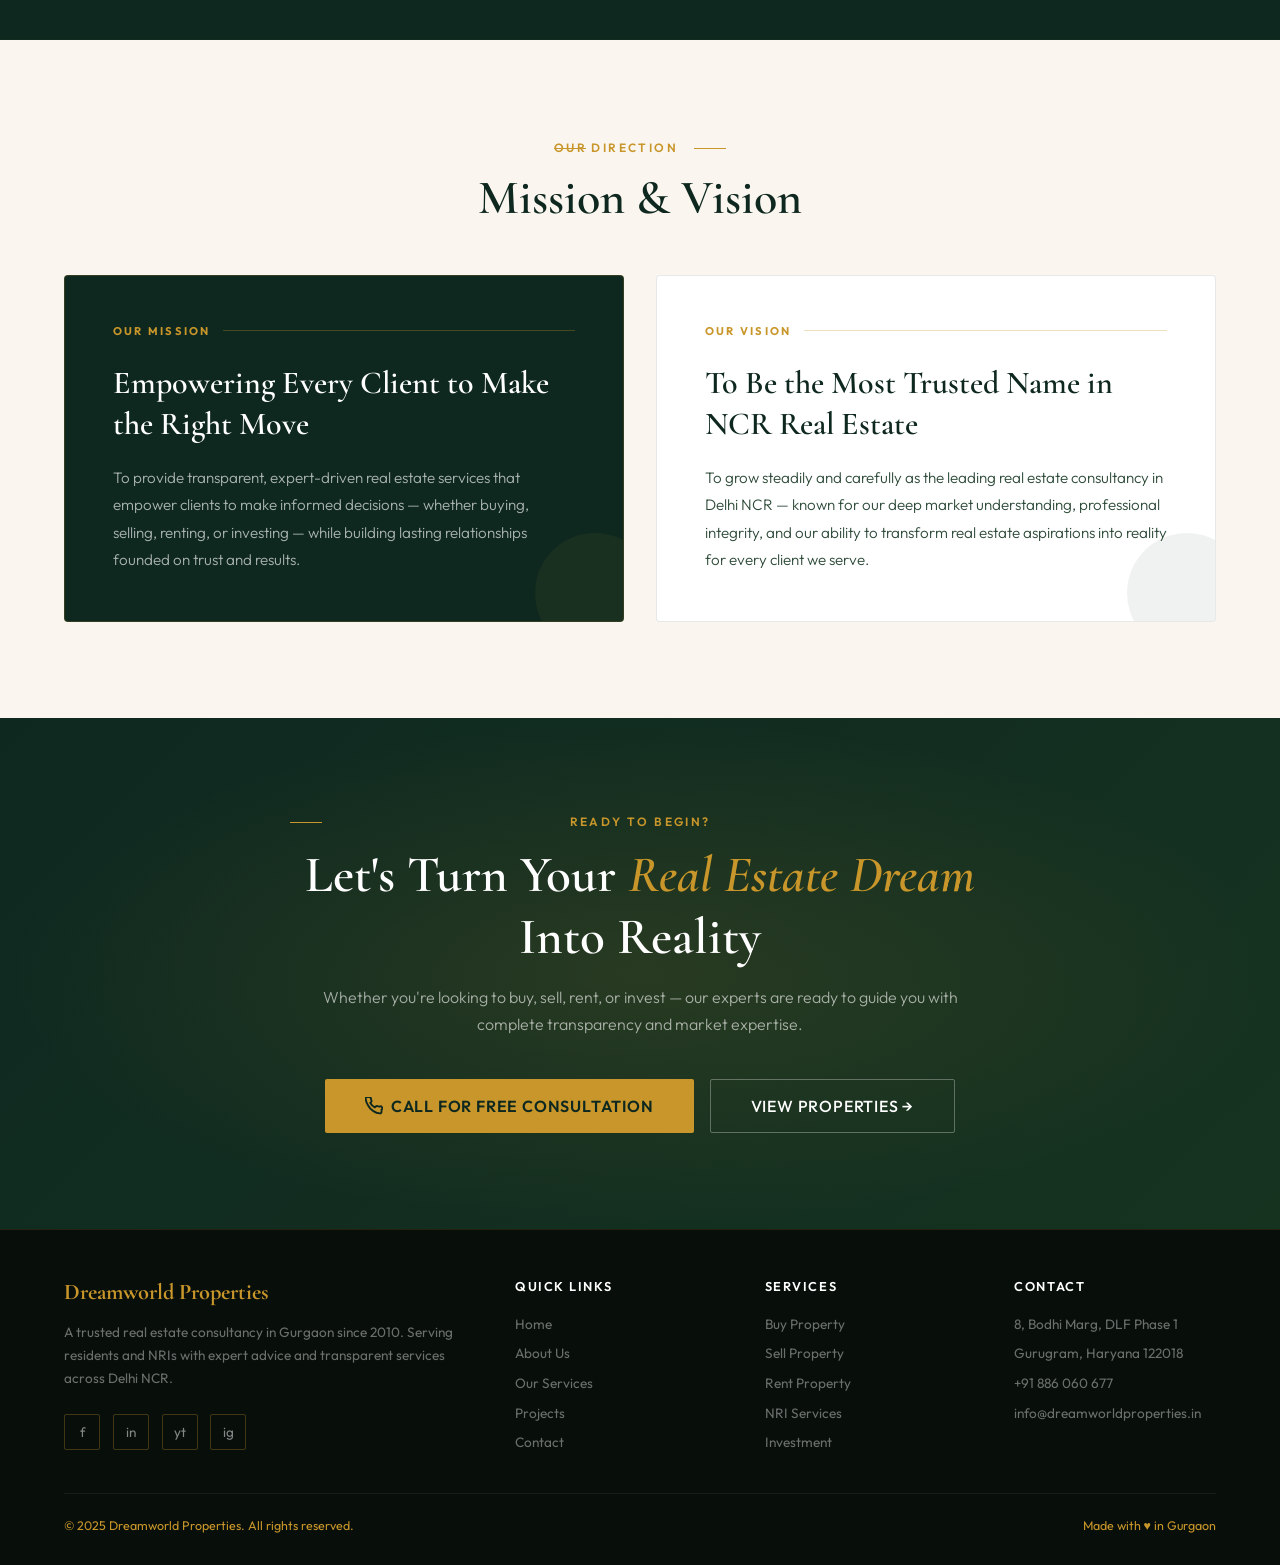
<file: about.html>
<!DOCTYPE html>
<html lang="en">
<head>
<meta charset="UTF-8">
<meta name="viewport" content="width=device-width, initial-scale=1.0">
<title>About Dreamworld Properties | Trusted Real Estate Experts in Gurgaon</title>
<link href="https://fonts.googleapis.com/css2?family=Cormorant+Garamond:ital,wght@0,300;0,400;0,600;0,700;1,300;1,400&family=Outfit:wght@300;400;500;600&display=swap" rel="stylesheet">
<style>
  :root {
    --forest: #0e2820;
    --forest-mid: #163320;
    --forest-light: #1f4a2f;
    --gold: #c8962a;
    --gold-light: #e0b84a;
    --gold-pale: #f5e4b8;
    --cream: #faf6ef;
    --white: #ffffff;
    --text-dark: #0e2820;
    --text-mid: #2d4a38;
    --text-muted: #6b8c77;
  }

  *, *::before, *::after { box-sizing: border-box; margin: 0; padding: 0; }

  html { scroll-behavior: smooth; }

  body {
    font-family: 'Outfit', sans-serif;
    background: var(--cream);
    color: var(--text-dark);
    overflow-x: hidden;
  }

  /* ── NAV ── */
  nav {
    position: fixed; top: 0; left: 0; right: 0; z-index: 100;
    background: rgba(14,40,32,0.97);
    backdrop-filter: blur(12px);
    display: flex; align-items: center; justify-content: space-between;
    padding: 0 5vw; height: 72px;
    border-bottom: 1px solid rgba(200,150,42,0.25);
  }
  .nav-logo {
    font-family: 'Cormorant Garamond', serif;
    font-size: 1.5rem; font-weight: 700;
    color: var(--gold);
    letter-spacing: 0.04em;
    text-decoration: none;
  }
  .nav-logo span { color: var(--white); font-weight: 300; }
  .nav-links { display: flex; gap: 2rem; list-style: none; }
  .nav-links a {
    color: rgba(255,255,255,0.75);
    text-decoration: none;
    font-size: 0.85rem;
    font-weight: 500;
    letter-spacing: 0.05em;
    text-transform: uppercase;
    transition: color 0.2s;
  }
  .nav-links a:hover { color: var(--gold); }
  .nav-cta {
    background: var(--gold);
    color: var(--forest) !important;
    padding: 0.5rem 1.4rem;
    border-radius: 2px;
    font-weight: 600 !important;
    transition: background 0.2s !important;
  }
  .nav-cta:hover { background: var(--gold-light) !important; color: var(--forest) !important; }

  /* ── HERO ── */
  .hero {
    min-height: 100vh;
    background: var(--forest);
    position: relative;
    display: flex; align-items: center;
    overflow: hidden;
    padding-top: 72px;
  }
  .hero-bg-pattern {
    position: absolute; inset: 0;
    background-image:
      repeating-linear-gradient(45deg, rgba(200,150,42,0.04) 0, rgba(200,150,42,0.04) 1px, transparent 0, transparent 50%),
      repeating-linear-gradient(-45deg, rgba(200,150,42,0.03) 0, rgba(200,150,42,0.03) 1px, transparent 0, transparent 50%);
    background-size: 30px 30px;
  }
  .hero-glow {
    position: absolute;
    width: 700px; height: 700px;
    background: radial-gradient(circle, rgba(200,150,42,0.12) 0%, transparent 70%);
    top: -100px; right: -100px;
    border-radius: 50%;
    pointer-events: none;
  }
  .hero-glow-2 {
    position: absolute;
    width: 400px; height: 400px;
    background: radial-gradient(circle, rgba(31,74,47,0.6) 0%, transparent 70%);
    bottom: -50px; left: 0;
    border-radius: 50%;
  }
  .hero-inner {
    position: relative; z-index: 2;
    display: grid; grid-template-columns: 1fr 1fr;
    gap: 4rem; align-items: center;
    max-width: 1200px; margin: 0 auto;
    padding: 6rem 5vw;
    width: 100%;
  }
  .hero-badge {
    display: inline-flex; align-items: center; gap: 0.5rem;
    background: rgba(200,150,42,0.15);
    border: 1px solid rgba(200,150,42,0.4);
    color: var(--gold-light);
    font-size: 0.75rem; font-weight: 600;
    letter-spacing: 0.15em; text-transform: uppercase;
    padding: 0.4rem 1rem; border-radius: 2px;
    margin-bottom: 2rem;
    animation: fadeUp 0.8s ease forwards;
  }
  .hero-badge::before {
    content: ''; display: block;
    width: 6px; height: 6px;
    background: var(--gold);
    border-radius: 50%;
    animation: pulse 2s infinite;
  }
  @keyframes pulse { 0%,100%{opacity:1;transform:scale(1)} 50%{opacity:0.4;transform:scale(1.5)} }

  .hero-title {
    font-family: 'Cormorant Garamond', serif;
    font-size: clamp(2.8rem, 5vw, 4.5rem);
    font-weight: 600; line-height: 1.1;
    color: var(--white);
    margin-bottom: 1.5rem;
    animation: fadeUp 0.9s ease 0.1s both;
  }
  .hero-title .accent { color: var(--gold); font-style: italic; }
  .hero-desc {
    color: rgba(255,255,255,0.65);
    font-size: 1.05rem; line-height: 1.8;
    margin-bottom: 2.5rem;
    font-weight: 300;
    animation: fadeUp 0.9s ease 0.2s both;
  }
  .hero-actions {
    display: flex; gap: 1rem; flex-wrap: wrap;
    animation: fadeUp 0.9s ease 0.3s both;
  }
  .btn-gold {
    background: var(--gold);
    color: var(--forest);
    padding: 0.85rem 2rem;
    border: none; border-radius: 2px;
    font-family: 'Outfit', sans-serif;
    font-weight: 600; font-size: 0.9rem;
    letter-spacing: 0.05em; text-transform: uppercase;
    cursor: pointer; text-decoration: none;
    transition: all 0.25s;
    display: inline-flex; align-items: center; gap: 0.5rem;
  }
  .btn-gold:hover { background: var(--gold-light); transform: translateY(-2px); box-shadow: 0 8px 25px rgba(200,150,42,0.35); }
  .btn-outline {
    background: transparent;
    color: var(--white);
    padding: 0.85rem 2rem;
    border: 1px solid rgba(255,255,255,0.3);
    border-radius: 2px;
    font-family: 'Outfit', sans-serif;
    font-weight: 500; font-size: 0.9rem;
    letter-spacing: 0.05em; text-transform: uppercase;
    cursor: pointer; text-decoration: none;
    transition: all 0.25s;
    display: inline-flex; align-items: center; gap: 0.5rem;
  }
  .btn-outline:hover { border-color: var(--gold); color: var(--gold); }

  /* Hero visual side */
  .hero-visual {
    position: relative;
    animation: fadeLeft 1s ease 0.3s both;
  }
  .hero-img-frame {
    position: relative;
    border-radius: 4px;
    overflow: hidden;
  }
  .hero-img-frame::before {
    content: '';
    position: absolute;
    inset: -2px;
    background: linear-gradient(135deg, var(--gold), transparent 60%, var(--gold));
    border-radius: 4px;
    z-index: -1;
  }
  .hero-placeholder {
    width: 100%;
    aspect-ratio: 4/5;
    background: linear-gradient(135deg, var(--forest-light) 0%, var(--forest-mid) 100%);
    display: flex; flex-direction: column;
    align-items: center; justify-content: center;
    gap: 1rem;
    border-radius: 4px;
    border: 1px solid rgba(200,150,42,0.3);
  }
  .hero-placeholder svg { width: 80px; height: 80px; opacity: 0.4; }
  .hero-placeholder p { color: rgba(255,255,255,0.3); font-size: 0.85rem; letter-spacing: 0.1em; text-transform: uppercase; }

  .stats-float {
    position: absolute;
    bottom: -2rem; left: -3rem;
    background: var(--gold);
    color: var(--forest);
    padding: 1.2rem 1.8rem;
    border-radius: 4px;
    box-shadow: 0 20px 60px rgba(0,0,0,0.4);
  }
  .stats-float .num {
    font-family: 'Cormorant Garamond', serif;
    font-size: 2.5rem; font-weight: 700;
    line-height: 1;
  }
  .stats-float .label {
    font-size: 0.75rem; font-weight: 600;
    letter-spacing: 0.08em; text-transform: uppercase;
    opacity: 0.8;
  }
  .trust-tag {
    position: absolute;
    top: 2rem; right: -2rem;
    background: rgba(14,40,32,0.95);
    border: 1px solid rgba(200,150,42,0.4);
    color: var(--gold-light);
    padding: 0.8rem 1.2rem;
    border-radius: 4px;
    font-size: 0.8rem; font-weight: 500;
    backdrop-filter: blur(8px);
  }
  .trust-tag strong { display: block; font-size: 1.1rem; color: var(--white); font-family: 'Cormorant Garamond', serif; }

  /* breadcrumb */
  .breadcrumb {
    position: absolute; bottom: 2rem; left: 5vw;
    display: flex; align-items: center; gap: 0.5rem;
    color: rgba(255,255,255,0.4); font-size: 0.8rem;
    z-index: 2;
  }
  .breadcrumb a { color: var(--gold); text-decoration: none; }
  .breadcrumb span { opacity: 0.6; }

  @keyframes fadeUp { from{opacity:0;transform:translateY(30px)} to{opacity:1;transform:translateY(0)} }
  @keyframes fadeLeft { from{opacity:0;transform:translateX(40px)} to{opacity:1;transform:translateX(0)} }

  /* ── STATS BAND ── */
  .stats-band {
    background: var(--forest-mid);
    border-top: 1px solid rgba(200,150,42,0.2);
    border-bottom: 1px solid rgba(200,150,42,0.2);
    padding: 3.5rem 5vw;
    margin-top: 3rem;
  }
  .stats-grid {
    display: grid;
    grid-template-columns: repeat(5, 1fr);
    gap: 1px;
    max-width: 1200px; margin: 0 auto;
    background: rgba(200,150,42,0.15);
  }
  .stat-item {
    background: var(--forest-mid);
    padding: 2rem 1.5rem;
    text-align: center;
    position: relative;
    transition: background 0.3s;
  }
  .stat-item:hover { background: rgba(200,150,42,0.08); }
  .stat-icon {
    width: 48px; height: 48px;
    background: rgba(200,150,42,0.15);
    border-radius: 50%;
    display: flex; align-items: center; justify-content: center;
    margin: 0 auto 1rem;
  }
  .stat-icon svg { width: 22px; height: 22px; fill: var(--gold); }
  .stat-num {
    font-family: 'Cormorant Garamond', serif;
    font-size: 2.8rem; font-weight: 700;
    color: var(--gold);
    line-height: 1;
  }
  .stat-num .plus { font-size: 1.8rem; }
  .stat-label {
    color: rgba(255,255,255,0.6);
    font-size: 0.8rem; font-weight: 500;
    letter-spacing: 0.08em; text-transform: uppercase;
    margin-top: 0.4rem;
  }

  /* ── SECTION SHARED ── */
  .section { padding: 6rem 5vw; }
  .section-inner { max-width: 1200px; margin: 0 auto; }
  .section-tag {
    display: inline-block;
    color: var(--gold);
    font-size: 0.75rem; font-weight: 600;
    letter-spacing: 0.2em; text-transform: uppercase;
    margin-bottom: 1rem;
    padding-left: 3rem;
    position: relative;
  }
  .section-tag::before {
    content: '';
    position: absolute; left: 0; top: 50%;
    width: 2rem; height: 1px;
    background: var(--gold);
  }
  .section-title {
    font-family: 'Cormorant Garamond', serif;
    font-size: clamp(2rem, 4vw, 3rem);
    font-weight: 600; line-height: 1.15;
    color: var(--forest);
    margin-bottom: 1.5rem;
  }
  .section-title.light { color: var(--white); }

  /* ── WHO WE ARE ── */
  .who-section { background: var(--cream); }
  .who-grid {
    display: grid;
    grid-template-columns: 1fr 1fr;
    gap: 5rem; align-items: center;
  }
  .who-text p {
    color: var(--text-mid);
    font-size: 1rem; line-height: 1.9;
    margin-bottom: 1.2rem;
    font-weight: 300;
  }
  .who-text p strong { font-weight: 600; color: var(--forest); }
  .who-pillars {
    display: grid; grid-template-columns: 1fr 1fr;
    gap: 1rem; margin-top: 2rem;
  }
  .pillar {
    background: var(--white);
    border: 1px solid rgba(14,40,32,0.1);
    border-left: 3px solid var(--gold);
    padding: 1.2rem;
    border-radius: 0 4px 4px 0;
    transition: transform 0.2s, box-shadow 0.2s;
  }
  .pillar:hover { transform: translateY(-3px); box-shadow: 0 8px 24px rgba(14,40,32,0.08); }
  .pillar h4 {
    font-family: 'Cormorant Garamond', serif;
    font-size: 1.1rem; font-weight: 700;
    color: var(--forest); margin-bottom: 0.3rem;
  }
  .pillar p { font-size: 0.82rem; color: var(--text-muted); line-height: 1.6; }

  /* side visual */
  .who-visual {
    position: relative;
  }
  .who-img-box {
    background: linear-gradient(135deg, var(--forest-light), var(--forest));
    border-radius: 4px;
    aspect-ratio: 3/4;
    display: flex; align-items: center; justify-content: center;
    position: relative;
    overflow: hidden;
    border: 1px solid rgba(200,150,42,0.3);
  }
  .who-img-box::after {
    content: '';
    position: absolute; inset: 0;
    background: linear-gradient(to bottom, transparent 40%, rgba(14,40,32,0.9));
  }
  .who-img-watermark {
    font-family: 'Cormorant Garamond', serif;
    font-size: 7rem; font-weight: 700;
    color: rgba(200,150,42,0.07);
    position: absolute; top: 50%; left: 50%;
    transform: translate(-50%,-50%);
    white-space: nowrap;
    pointer-events: none;
    letter-spacing: -0.02em;
  }
  .who-quote {
    position: absolute; bottom: 0; left: 0; right: 0;
    padding: 2rem;
    z-index: 2;
  }
  .who-quote blockquote {
    font-family: 'Cormorant Garamond', serif;
    font-size: 1.3rem; font-weight: 400; font-style: italic;
    color: var(--gold-light);
    line-height: 1.5;
    margin-bottom: 0.5rem;
  }
  .who-quote cite {
    color: rgba(255,255,255,0.5);
    font-size: 0.8rem; letter-spacing: 0.1em;
    font-style: normal; text-transform: uppercase;
  }
  .who-badge {
    position: absolute; top: -1.5rem; right: -1.5rem;
    width: 110px; height: 110px;
    background: var(--gold);
    border-radius: 50%;
    display: flex; flex-direction: column;
    align-items: center; justify-content: center;
    box-shadow: 0 12px 40px rgba(200,150,42,0.4);
    color: var(--forest);
    text-align: center;
  }
  .who-badge .num {
    font-family: 'Cormorant Garamond', serif;
    font-size: 2rem; font-weight: 700; line-height: 1;
  }
  .who-badge .lbl {
    font-size: 0.6rem; font-weight: 700;
    letter-spacing: 0.08em; text-transform: uppercase;
    line-height: 1.3;
  }

  /* ── WHY US ── */
  .why-section { background: var(--forest); position: relative; overflow: hidden; }
  .why-section::before {
    content: '';
    position: absolute; inset: 0;
    background-image: repeating-linear-gradient(0deg, rgba(200,150,42,0.03) 0, rgba(200,150,42,0.03) 1px, transparent 0, transparent 60px);
  }
  .why-inner { position: relative; z-index: 1; }
  .why-lead {
    max-width: 700px;
    margin: 0 auto 4rem;
    text-align: center;
  }
  .why-lead p {
    color: rgba(255,255,255,0.6);
    font-size: 1.05rem; line-height: 1.8; font-weight: 300;
  }
  .features-grid {
    display: grid;
    grid-template-columns: repeat(3, 1fr);
    gap: 1.5rem;
  }
  .feature-card {
    background: rgba(255,255,255,0.04);
    border: 1px solid rgba(200,150,42,0.15);
    border-radius: 4px;
    padding: 2.5rem 2rem;
    position: relative;
    overflow: hidden;
    transition: all 0.3s;
    cursor: default;
  }
  .feature-card::before {
    content: '';
    position: absolute; top: 0; left: 0; right: 0;
    height: 3px;
    background: linear-gradient(90deg, var(--gold), transparent);
    transform: scaleX(0);
    transform-origin: left;
    transition: transform 0.4s;
  }
  .feature-card:hover { background: rgba(255,255,255,0.07); border-color: rgba(200,150,42,0.4); transform: translateY(-4px); }
  .feature-card:hover::before { transform: scaleX(1); }
  .feature-card:hover .fc-icon { background: var(--gold); }
  .feature-card:hover .fc-icon svg { fill: var(--forest); }
  .fc-icon {
    width: 56px; height: 56px;
    background: rgba(200,150,42,0.15);
    border-radius: 4px;
    display: flex; align-items: center; justify-content: center;
    margin-bottom: 1.5rem;
    transition: background 0.3s;
  }
  .fc-icon svg { width: 26px; height: 26px; fill: var(--gold); transition: fill 0.3s; }
  .fc-title {
    font-family: 'Cormorant Garamond', serif;
    font-size: 1.4rem; font-weight: 700;
    color: var(--white); margin-bottom: 0.8rem;
  }
  .fc-desc {
    color: rgba(255,255,255,0.55);
    font-size: 0.88rem; line-height: 1.7; font-weight: 300;
  }
  .fc-num {
    position: absolute; bottom: 1.5rem; right: 1.5rem;
    font-family: 'Cormorant Garamond', serif;
    font-size: 4rem; font-weight: 700;
    color: rgba(200,150,42,0.06);
    line-height: 1;
  }

  /* ── MISSION/VISION ── */
  .mv-section { background: var(--cream); }
  .mv-grid {
    display: grid; grid-template-columns: 1fr 1fr;
    gap: 2rem;
  }
  .mv-card {
    padding: 3rem;
    border-radius: 4px;
    position: relative; overflow: hidden;
  }
  .mv-card.mission {
    background: var(--forest);
    border: 1px solid rgba(200,150,42,0.2);
  }
  .mv-card.vision {
    background: var(--white);
    border: 1px solid rgba(14,40,32,0.1);
  }
  .mv-card .label {
    font-size: 0.7rem; font-weight: 700;
    letter-spacing: 0.2em; text-transform: uppercase;
    margin-bottom: 1.5rem;
    display: flex; align-items: center; gap: 0.8rem;
  }
  .mv-card.mission .label { color: var(--gold); }
  .mv-card.vision .label { color: var(--gold); }
  .mv-card .label::after {
    content: '';
    flex: 1; height: 1px;
    background: currentColor;
    opacity: 0.3;
  }
  .mv-card h3 {
    font-family: 'Cormorant Garamond', serif;
    font-size: 2rem; font-weight: 600;
    line-height: 1.3; margin-bottom: 1.2rem;
  }
  .mv-card.mission h3 { color: var(--white); }
  .mv-card.vision h3 { color: var(--forest); }
  .mv-card p {
    font-size: 0.95rem; line-height: 1.8; font-weight: 300;
  }
  .mv-card.mission p { color: rgba(255,255,255,0.65); }
  .mv-card.vision p { color: var(--text-mid); }
  .mv-deco {
    position: absolute; bottom: -2rem; right: -2rem;
    width: 120px; height: 120px;
    border-radius: 50%;
    opacity: 0.06;
  }
  .mv-card.mission .mv-deco { background: var(--gold); }
  .mv-card.vision .mv-deco { background: var(--forest); }

  /* ── CTA ── */
  .cta-section {
    background: linear-gradient(135deg, var(--forest) 0%, var(--forest-mid) 100%);
    padding: 6rem 5vw;
    text-align: center;
    position: relative; overflow: hidden;
  }
  .cta-section::before {
    content: '';
    position: absolute; inset: 0;
    background: radial-gradient(ellipse at center, rgba(200,150,42,0.12) 0%, transparent 70%);
  }
  .cta-inner { position: relative; z-index: 1; max-width: 700px; margin: 0 auto; }
  .cta-inner h2 {
    font-family: 'Cormorant Garamond', serif;
    font-size: clamp(2rem, 4vw, 3.2rem);
    font-weight: 600; color: var(--white);
    line-height: 1.2; margin-bottom: 1rem;
  }
  .cta-inner h2 em { color: var(--gold); font-style: italic; }
  .cta-inner p {
    color: rgba(255,255,255,0.6);
    font-size: 1rem; line-height: 1.7; font-weight: 300;
    margin-bottom: 2.5rem;
  }
  .cta-btns { display: flex; gap: 1rem; justify-content: center; flex-wrap: wrap; }
  .cta-phone {
    display: inline-flex; align-items: center; gap: 0.6rem;
    color: var(--gold-light); font-size: 1.1rem; font-weight: 500;
    text-decoration: none; margin-top: 2rem;
  }

  /* ── FOOTER ── */
  footer {
    background: #080f0b;
    padding: 3rem 5vw 2rem;
    border-top: 1px solid rgba(200,150,42,0.15);
  }
  .footer-inner {
    max-width: 1200px; margin: 0 auto;
    display: grid; grid-template-columns: 2fr 1fr 1fr 1fr;
    gap: 3rem;
  }
  .footer-brand .logo {
    font-family: 'Cormorant Garamond', serif;
    font-size: 1.4rem; font-weight: 700;
    color: var(--gold); margin-bottom: 1rem;
    display: block;
  }
  .footer-brand p {
    color: rgba(255,255,255,0.4);
    font-size: 0.85rem; line-height: 1.7;
    margin-bottom: 1.5rem;
  }
  .social-links { display: flex; gap: 0.8rem; }
  .social-links a {
    width: 36px; height: 36px;
    border: 1px solid rgba(200,150,42,0.3);
    border-radius: 2px;
    display: flex; align-items: center; justify-content: center;
    color: rgba(255,255,255,0.5);
    text-decoration: none; font-size: 0.85rem;
    transition: all 0.2s;
  }
  .social-links a:hover { border-color: var(--gold); color: var(--gold); }
  .footer-col h5 {
    color: var(--white); font-size: 0.8rem;
    font-weight: 600; letter-spacing: 0.12em;
    text-transform: uppercase; margin-bottom: 1.2rem;
  }
  .footer-col ul { list-style: none; }
  .footer-col ul li { margin-bottom: 0.6rem; }
  .footer-col ul li a {
    color: rgba(255,255,255,0.4); text-decoration: none;
    font-size: 0.85rem; transition: color 0.2s;
  }
  .footer-col ul li a:hover { color: var(--gold); }
  .footer-bottom {
    max-width: 1200px; margin: 2rem auto 0;
    padding-top: 1.5rem;
    border-top: 1px solid rgba(255,255,255,0.06);
    display: flex; align-items: center; justify-content: space-between;
    color: rgba(255,255,255,0.25); font-size: 0.78rem;
  }
  .footer-bottom span { color: var(--gold); }

  /* Scroll reveal */
  .reveal { opacity: 0; transform: translateY(30px); transition: all 0.7s ease; }
  .reveal.visible { opacity: 1; transform: translateY(0); }
  .reveal-left { opacity: 0; transform: translateX(-30px); transition: all 0.7s ease; }
  .reveal-left.visible { opacity: 1; transform: translateX(0); }
  .reveal-right { opacity: 0; transform: translateX(30px); transition: all 0.7s ease; }
  .reveal-right.visible { opacity: 1; transform: translateX(0); }

  @media (max-width: 900px) {
    .hero-inner { grid-template-columns: 1fr; }
    .hero-visual { order: -1; }
    .stats-grid { grid-template-columns: repeat(3,1fr); }
    .who-grid, .features-grid, .mv-grid { grid-template-columns: 1fr; }
    .footer-inner { grid-template-columns: 1fr 1fr; }
    .nav-links { display: none; }
  }
</style>
</head>
<body>

<!-- NAV -->
<nav>
  <a href="#" class="nav-logo">Dream<span>world</span> Properties</a>
  <ul class="nav-links">
    <li><a href="#">Projects</a></li>
    <li><a href="#">Services</a></li>
    <li><a href="#">Blogs</a></li>
    <li><a href="#">Career</a></li>
    <li><a href="#" class="nav-cta">Contact</a></li>
  </ul>
</nav>

<!-- HERO -->
<section class="hero">
  <div class="hero-bg-pattern"></div>
  <div class="hero-glow"></div>
  <div class="hero-glow-2"></div>
  <div class="hero-inner">
    <div class="hero-content">
      <div class="hero-badge">Established Since 2010</div>
      <h1 class="hero-title">
        About<br>
        <span class="accent">Dreamworld</span><br>
        Properties
      </h1>
      <p class="hero-desc">
        Turning real estate dreams into tangible reality for over 14 years. We guide clients across Gurgaon with expert advice, market insights, and transparent services — every step of the way.
      </p>
      <div class="hero-actions">
        <a href="#why-us" class="btn-gold">
          <svg width="16" height="16" viewBox="0 0 24 24" fill="none" stroke="currentColor" stroke-width="2.5"><circle cx="12" cy="12" r="10"/><path d="M12 8v4M12 16h.01"/></svg>
          Why Choose Us
        </a>
        <a href="tel:+918860606770" class="btn-outline">
          <svg width="16" height="16" viewBox="0 0 24 24" fill="none" stroke="currentColor" stroke-width="2.5"><path d="M22 16.92v3a2 2 0 01-2.18 2 19.79 19.79 0 01-8.63-3.07A19.5 19.5 0 013.97 11 19.79 19.79 0 01.9 2.38 2 2 0 012.88.18h3a2 2 0 012 1.72c.127.96.361 1.903.7 2.81a2 2 0 01-.45 2.11L7.09 7.91a16 16 0 006 6l1.27-1.27a2 2 0 012.11-.45c.907.339 1.85.573 2.81.7A2 2 0 0122 16.92z"/></svg>
          Get Consultation
        </a>
      </div>
    </div>
    <div class="hero-visual">
      <div class="hero-img-frame">
        <div class="hero-placeholder">
          <svg viewBox="0 0 80 80" fill="none">
            <path d="M10 70V35L40 10L70 35V70H50V50H30V70H10Z" fill="rgba(200,150,42,0.35)" stroke="rgba(200,150,42,0.6)" stroke-width="1.5"/>
            <rect x="35" y="50" width="10" height="20" fill="rgba(200,150,42,0.5)"/>
          </svg>
          <p>Company Image</p>
        </div>
      </div>
      <div class="stats-float">
        <div class="num">3,700<span style="font-size:1.5rem">+</span></div>
        <div class="label">Happy Clients</div>
      </div>
      <div class="trust-tag">
        <strong>2,100+</strong>
        Properties Sold
      </div>
    </div>
  </div>
  <div class="breadcrumb">
    <a href="#">Home</a>
    <span>›</span>
    <span>About Us</span>
  </div>
</section>

<!-- STATS BAND -->
<div class="stats-band">
  <div class="stats-grid">
    <div class="stat-item reveal">
      <div class="stat-icon">
        <svg viewBox="0 0 24 24"><path d="M17 21v-2a4 4 0 00-4-4H5a4 4 0 00-4 4v2"/><circle cx="9" cy="7" r="4"/><path d="M23 21v-2a4 4 0 00-3-3.87"/><path d="M16 3.13a4 4 0 010 7.75"/></svg>
      </div>
      <div class="stat-num">3,700<span class="plus">+</span></div>
      <div class="stat-label">Satisfied Customers</div>
    </div>
    <div class="stat-item reveal" style="transition-delay:0.1s">
      <div class="stat-icon">
        <svg viewBox="0 0 24 24"><path d="M3 9l9-7 9 7v11a2 2 0 01-2 2H5a2 2 0 01-2-2z"/><polyline points="9 22 9 12 15 12 15 22"/></svg>
      </div>
      <div class="stat-num">2,100<span class="plus">+</span></div>
      <div class="stat-label">Properties Sold</div>
    </div>
    <div class="stat-item reveal" style="transition-delay:0.2s">
      <div class="stat-icon">
        <svg viewBox="0 0 24 24"><rect x="2" y="7" width="20" height="14" rx="2" ry="2"/><path d="M16 21V5a2 2 0 00-2-2h-4a2 2 0 00-2 2v16"/></svg>
      </div>
      <div class="stat-num">111<span class="plus">+</span></div>
      <div class="stat-label">Dealer Network</div>
    </div>
    <div class="stat-item reveal" style="transition-delay:0.3s">
      <div class="stat-icon">
        <svg viewBox="0 0 24 24"><path d="M21 10c0 7-9 13-9 13s-9-6-9-13a9 9 0 0118 0z"/><circle cx="12" cy="10" r="3"/></svg>
      </div>
      <div class="stat-num">1,100<span class="plus">+</span></div>
      <div class="stat-label">Properties Rented</div>
    </div>
    <div class="stat-item reveal" style="transition-delay:0.4s">
      <div class="stat-icon">
        <svg viewBox="0 0 24 24"><circle cx="12" cy="12" r="10"/><polyline points="12 6 12 12 16 14"/></svg>
      </div>
      <div class="stat-num">14<span class="plus">+</span></div>
      <div class="stat-label">Years in Industry</div>
    </div>
  </div>
</div>

<!-- WHO WE ARE -->
<section class="section who-section">
  <div class="section-inner">
    <div class="who-grid">
      <div class="who-text reveal-left">
        <div class="section-tag">Our Story</div>
        <h2 class="section-title">Who We Are</h2>
        <p><strong>Dreamworld Properties has been serving the real estate industry since 2010</strong> with an enthusiastic, motivated team. We are not merely a real estate agency — we are a principle of collectivism, honesty, and loyalty.</p>
        <p>We regularly cater to the growing demand of residents — whether Indians or NRIs — in their search for the ideal residential flats, houses, plots, farmhouses, office premises, shopping malls, and several other investments.</p>
        <p>Our power lies in the deep understanding of the Indian Real Estate Market and our ability to forecast price trends. Our dedicated team scientifically analyses buyers' requirements and methodically delivers solutions to derive maximum economic value.</p>
        <div class="who-pillars">
          <div class="pillar">
            <h4>Collectivism</h4>
            <p>Working together with clients as true partners</p>
          </div>
          <div class="pillar">
            <h4>Honesty</h4>
            <p>Transparent dealings and clear communication</p>
          </div>
          <div class="pillar">
            <h4>Market Insight</h4>
            <p>Deep NCR market knowledge since 2010</p>
          </div>
          <div class="pillar">
            <h4>Long-term Trust</h4>
            <p>Relationships built on results, not promises</p>
          </div>
        </div>
      </div>
      <div class="who-visual reveal-right">
        <div class="who-img-box">
          <div class="who-img-watermark">DW</div>
          <div class="who-quote">
            <blockquote>"Forming long-term relationships that seize the right opportunities."</blockquote>
            <cite>— Dreamworld Properties, Since 2010</cite>
          </div>
        </div>
        <div class="who-badge">
          <div class="num">14+</div>
          <div class="lbl">Years of<br>Excellence</div>
        </div>
      </div>
    </div>
  </div>
</section>

<!-- WHY US -->
<section class="section why-section" id="why-us">
  <div class="section-inner why-inner">
    <div class="why-lead reveal">
      <div class="section-tag" style="color:var(--gold);">Our Strengths</div>
      <h2 class="section-title light">Why Dreamworld Properties?</h2>
      <p>At Dreamworld Properties, we are deeply committed to your real estate success. We provide exceptional, tailored solutions — combining industry knowledge with creativity to deliver results that truly matter to you.</p>
    </div>
    <div class="features-grid">
      <div class="feature-card reveal" style="transition-delay:0s">
        <div class="fc-icon">
          <svg viewBox="0 0 24 24"><path d="M22 12h-4l-3 9L9 3l-3 9H2"/></svg>
        </div>
        <div class="fc-title">Market Intelligence</div>
        <p class="fc-desc">14+ years of deep market analysis and price forecasting across Delhi NCR helps you make smarter investment decisions.</p>
        <div class="fc-num">01</div>
      </div>
      <div class="feature-card reveal" style="transition-delay:0.1s">
        <div class="fc-icon">
          <svg viewBox="0 0 24 24"><path d="M17 21v-2a4 4 0 00-4-4H5a4 4 0 00-4 4v2"/><circle cx="9" cy="7" r="4"/><path d="M23 21v-2a4 4 0 00-3-3.87M16 3.13a4 4 0 010 7.75"/></svg>
        </div>
        <div class="fc-title">Dedicated Team</div>
        <p class="fc-desc">Our trained professionals have exhaustive knowledge of the industry and work tirelessly to serve your unique requirements.</p>
        <div class="fc-num">02</div>
      </div>
      <div class="feature-card reveal" style="transition-delay:0.2s">
        <div class="fc-icon">
          <svg viewBox="0 0 24 24"><polyline points="20 12 20 22 4 22 4 12"/><rect x="2" y="7" width="20" height="5"/><path d="M12 22V7M12 7H7.5a2.5 2.5 0 010-5C11 2 12 7 12 7zM12 7h4.5a2.5 2.5 0 000-5C13 2 12 7 12 7z"/></svg>
        </div>
        <div class="fc-title">Full Spectrum Service</div>
        <p class="fc-desc">From residential apartments and plots to commercial spaces and farmhouses — we cover every real estate need under one roof.</p>
        <div class="fc-num">03</div>
      </div>
      <div class="feature-card reveal" style="transition-delay:0.3s">
        <div class="fc-icon">
          <svg viewBox="0 0 24 24"><path d="M12 22s8-4 8-10V5l-8-3-8 3v7c0 6 8 10 8 10z"/></svg>
        </div>
        <div class="fc-title">Trusted Since 2010</div>
        <p class="fc-desc">Over 3,700 satisfied clients speak to our consistency, integrity, and commitment to delivering real value in every transaction.</p>
        <div class="fc-num">04</div>
      </div>
      <div class="feature-card reveal" style="transition-delay:0.4s">
        <div class="fc-icon">
          <svg viewBox="0 0 24 24"><circle cx="12" cy="12" r="10"/><polyline points="8 12 12 16 16 12"/><line x1="12" y1="8" x2="12" y2="16"/></svg>
        </div>
        <div class="fc-title">NRI Services</div>
        <p class="fc-desc">Specialized support for Non-Resident Indians looking to invest in the Gurgaon and Delhi NCR real estate market from abroad.</p>
        <div class="fc-num">05</div>
      </div>
      <div class="feature-card reveal" style="transition-delay:0.5s">
        <div class="fc-icon">
          <svg viewBox="0 0 24 24"><line x1="12" y1="1" x2="12" y2="23"/><path d="M17 5H9.5a3.5 3.5 0 000 7h5a3.5 3.5 0 010 7H6"/></svg>
        </div>
        <div class="fc-title">Maximum ROI</div>
        <p class="fc-desc">We reduce transaction cycle time and identify opportunities that deliver the highest possible economic value for your investment.</p>
        <div class="fc-num">06</div>
      </div>
    </div>
  </div>
</section>

<!-- MISSION / VISION -->
<section class="section mv-section">
  <div class="section-inner">
    <div style="text-align:center; margin-bottom: 3rem;" class="reveal">
      <div class="section-tag" style="padding-left:0; padding-right:3rem; position:relative; display:inline-block;">
        <span style="position:absolute;right:0;top:50%;width:2rem;height:1px;background:var(--gold);"></span>
        Our Direction
      </div>
      <h2 class="section-title" style="margin-bottom:0;">Mission & Vision</h2>
    </div>
    <div class="mv-grid">
      <div class="mv-card mission reveal-left">
        <div class="label">Our Mission</div>
        <h3>Empowering Every Client to Make the Right Move</h3>
        <p>To provide transparent, expert-driven real estate services that empower clients to make informed decisions — whether buying, selling, renting, or investing — while building lasting relationships founded on trust and results.</p>
        <div class="mv-deco"></div>
      </div>
      <div class="mv-card vision reveal-right">
        <div class="label">Our Vision</div>
        <h3>To Be the Most Trusted Name in NCR Real Estate</h3>
        <p>To grow steadily and carefully as the leading real estate consultancy in Delhi NCR — known for our deep market understanding, professional integrity, and our ability to transform real estate aspirations into reality for every client we serve.</p>
        <div class="mv-deco"></div>
      </div>
    </div>
  </div>
</section>

<!-- CTA -->
<section class="cta-section">
  <div class="cta-inner reveal">
    <div class="section-tag" style="color:var(--gold); display:block; text-align:center; padding-left:0; margin-bottom:1rem;">
      Ready to Begin?
    </div>
    <h2>Let's Turn Your <em>Real Estate Dream</em> Into Reality</h2>
    <p>Whether you're looking to buy, sell, rent, or invest — our experts are ready to guide you with complete transparency and market expertise.</p>
    <div class="cta-btns">
      <a href="tel:+918860606770" class="btn-gold" style="font-size:1rem; padding: 1rem 2.5rem;">
        <svg width="18" height="18" viewBox="0 0 24 24" fill="none" stroke="currentColor" stroke-width="2.5"><path d="M22 16.92v3a2 2 0 01-2.18 2 19.79 19.79 0 01-8.63-3.07A19.5 19.5 0 013.97 11 19.79 19.79 0 01.9 2.38 2 2 0 012.88.18h3a2 2 0 012 1.72c.127.96.361 1.903.7 2.81a2 2 0 01-.45 2.11L7.09 7.91a16 16 0 006 6l1.27-1.27a2 2 0 012.11-.45c.907.339 1.85.573 2.81.7A2 2 0 0122 16.92z"/></svg>
        Call for Free Consultation
      </a>
      <a href="#" class="btn-outline" style="font-size:1rem; padding: 1rem 2.5rem;">
        View Properties →
      </a>
    </div>
  </div>
</section>

<!-- FOOTER -->
<footer>
  <div class="footer-inner">
    <div class="footer-brand">
      <span class="logo">Dreamworld Properties</span>
      <p>A trusted real estate consultancy in Gurgaon since 2010. Serving residents and NRIs with expert advice and transparent services across Delhi NCR.</p>
      <div class="social-links">
        <a href="#">f</a>
        <a href="#">in</a>
        <a href="#">yt</a>
        <a href="#">ig</a>
      </div>
    </div>
    <div class="footer-col">
      <h5>Quick Links</h5>
      <ul>
        <li><a href="#">Home</a></li>
        <li><a href="#">About Us</a></li>
        <li><a href="#">Our Services</a></li>
        <li><a href="#">Projects</a></li>
        <li><a href="#">Contact</a></li>
      </ul>
    </div>
    <div class="footer-col">
      <h5>Services</h5>
      <ul>
        <li><a href="#">Buy Property</a></li>
        <li><a href="#">Sell Property</a></li>
        <li><a href="#">Rent Property</a></li>
        <li><a href="#">NRI Services</a></li>
        <li><a href="#">Investment</a></li>
      </ul>
    </div>
    <div class="footer-col">
      <h5>Contact</h5>
      <ul>
        <li><a href="#">8, Bodhi Marg, DLF Phase 1</a></li>
        <li><a href="#">Gurugram, Haryana 122018</a></li>
        <li><a href="tel:+918860606770">+91 886 060 677</a></li>
        <li><a href="#">info@dreamworldproperties.in</a></li>
      </ul>
    </div>
  </div>
  <div class="footer-bottom">
    <span>© 2025 Dreamworld Properties. All rights reserved.</span>
    <span>Made with <span>♥</span> in Gurgaon</span>
  </div>
</footer>

<script>
  // Scroll reveal
  const reveals = document.querySelectorAll('.reveal, .reveal-left, .reveal-right');
  const observer = new IntersectionObserver((entries) => {
    entries.forEach(e => {
      if (e.isIntersecting) { e.target.classList.add('visible'); }
    });
  }, { threshold: 0.1, rootMargin: '0px 0px -50px 0px' });
  reveals.forEach(el => observer.observe(el));

  // Counter animation
  function animateCounter(el, target, duration = 2000) {
    let start = 0;
    const step = target / (duration / 16);
    const timer = setInterval(() => {
      start += step;
      if (start >= target) { start = target; clearInterval(timer); }
      el.textContent = Math.floor(start).toLocaleString();
    }, 16);
  }

  const statObserver = new IntersectionObserver((entries) => {
    entries.forEach(e => {
      if (e.isIntersecting) {
        const nums = e.target.querySelectorAll('.stat-num');
        nums.forEach(n => {
          const val = parseInt(n.textContent.replace(/,/g,''));
          const plus = n.querySelector('.plus');
          n.textContent = '0';
          if (plus) n.appendChild(plus);
          animateCounter(n, val);
        });
        statObserver.unobserve(e.target);
      }
    });
  }, { threshold: 0.3 });

  document.querySelectorAll('.stats-grid').forEach(el => statObserver.observe(el));
</script>
</body>
</html>
</file>
<file: styles.css>
*, *::before, *::after { margin: 0; padding: 0; box-sizing: border-box; }

/* ── Theme Variables ── */
:root,
[data-theme="dark"] {
  --bg: #0a0a0c;
  --bg2: #111115;
  --surface: #16161c;
  --accent: #e8c547;
  --accent2: #ff6b35;
  --text: #f0ede8;
  --muted: #6e6c72;
  --border: #222228;
  --navy: #0d1b3e;
  --shadow: rgba(0,0,0,0.4);
  --hero-num-color: rgba(255,255,255,0.02);
  --nav-scrolled-bg: rgba(10,10,12,0.9);
}

[data-theme="light"] {
  --bg: #f5f3ef;
  --bg2: #ebe8e2;
  --surface: #ffffff;
  --accent: #c9a820;
  --accent2: #e85520;
  --text: #1a1816;
  --muted: #706d67;
  --border: #d8d4cc;
  --navy: #0d1b3e;
  --shadow: rgba(0,0,0,0.12);
  --hero-num-color: rgba(0,0,0,0.04);
  --nav-scrolled-bg: rgba(245,243,239,0.92);
}

/* ── Smooth theme transitions ── */
html {
  scroll-behavior: smooth;
}

body,
nav,
.stat-card,
.skill-item,
.project-card,
.exp-list li,
.tag,
footer,
.marquee-wrap,
.contact,
.about,
.experience {
  transition:
    background-color 0.4s ease,
    border-color 0.4s ease,
    color 0.4s ease;
}

body {
  background: var(--bg);
  color: var(--text);
  font-family: 'DM Sans', sans-serif;
  overflow-x: hidden;
  cursor: none;
}

/* Custom cursor */
.cursor {
  width: 12px; height: 12px;
  background: var(--accent);
  border-radius: 50%;
  position: fixed; pointer-events: none;
  z-index: 9999;
  transform: translate(-50%, -50%);
  transition: transform 0.1s ease, width 0.2s, height 0.2s, background-color 0.4s;
  mix-blend-mode: difference;
}
.cursor-follower {
  width: 36px; height: 36px;
  border: 1.5px solid var(--accent);
  border-radius: 50%;
  position: fixed; pointer-events: none;
  z-index: 9998;
  transform: translate(-50%, -50%);
  transition: left 0.12s ease, top 0.12s ease, width 0.2s, height 0.2s, border-color 0.4s;
  opacity: 0.5;
}

/* NAV */
nav {
  position: fixed; top: 0; left: 0; right: 0;
  z-index: 100;
  padding: 28px 60px;
  display: flex; align-items: center; justify-content: space-between;
  border-bottom: 1px solid transparent;
  transition: border-color 0.3s, background 0.3s;
}
nav.scrolled {
  background: var(--nav-scrolled-bg);
  border-color: var(--border);
  backdrop-filter: blur(12px);
}
.nav-logo {
  font-family: 'Space Mono', monospace;
  font-size: 13px;
  letter-spacing: 0.15em;
  color: var(--accent);
  text-decoration: none;
}
.nav-links { display: flex; gap: 40px; list-style: none; }
.nav-links a {
  font-size: 13px;
  letter-spacing: 0.1em;
  color: var(--muted);
  text-decoration: none;
  text-transform: uppercase;
  transition: color 0.2s;
  position: relative;
}
.nav-links a::after {
  content: '';
  position: absolute; bottom: -3px; left: 0;
  width: 0; height: 1px;
  background: var(--accent);
  transition: width 0.3s;
}
.nav-links a:hover { color: var(--text); }
.nav-links a:hover::after { width: 100%; }

/* HERO */
.hero {
  min-height: 100vh;
  display: flex; align-items: center;
  padding: 120px 60px 80px;
  position: relative;
  overflow: hidden;
  background: var(--bg);
}
.hero-noise {
  position: absolute; inset: 0;
  background-image: url("data:image/svg+xml,%3Csvg viewBox='0 0 256 256' xmlns='http://www.w3.org/2000/svg'%3E%3Cfilter id='noise'%3E%3CfeTurbulence type='fractalNoise' baseFrequency='0.9' numOctaves='4' stitchTiles='stitch'/%3E%3C/filter%3E%3Crect width='100%25' height='100%25' filter='url(%23noise)' opacity='0.035'/%3E%3C/svg%3E");
  pointer-events: none;
}
.hero-grid {
  position: absolute; inset: 0;
  background-image: linear-gradient(var(--border) 1px, transparent 1px), linear-gradient(90deg, var(--border) 1px, transparent 1px);
  background-size: 80px 80px;
  opacity: 0.4;
  pointer-events: none;
  transition: opacity 0.4s;
}
[data-theme="light"] .hero-grid { opacity: 0.5; }

.hero-glow {
  position: absolute;
  width: 600px; height: 600px;
  background: radial-gradient(circle, rgba(232,197,71,0.06) 0%, transparent 70%);
  top: -100px; right: -100px;
  pointer-events: none;
}
.hero-glow2 {
  position: absolute;
  width: 400px; height: 400px;
  background: radial-gradient(circle, rgba(255,107,53,0.05) 0%, transparent 70%);
  bottom: 0; left: 200px;
  pointer-events: none;
}
[data-theme="light"] .hero-glow {
  background: radial-gradient(circle, rgba(201,168,32,0.08) 0%, transparent 70%);
}
[data-theme="light"] .hero-glow2 {
  background: radial-gradient(circle, rgba(232,85,32,0.06) 0%, transparent 70%);
}

.hero-content { position: relative; z-index: 2; max-width: 900px; }
.hero-eyebrow {
  font-family: 'Space Mono', monospace;
  font-size: 12px;
  letter-spacing: 0.25em;
  color: var(--accent);
  text-transform: uppercase;
  margin-bottom: 28px;
  opacity: 0;
  animation: fadeUp 0.8s 0.2s forwards;
}
.hero-name {
  font-family: 'Playfair Display', serif;
  font-size: clamp(64px, 8vw, 120px);
  font-weight: 900;
  line-height: 0.95;
  letter-spacing: -0.02em;
  opacity: 0;
  animation: fadeUp 0.9s 0.35s forwards;
  color: var(--text);
}
.hero-name em {
  font-style: italic;
  color: var(--accent);
}
.hero-tagline {
  font-size: clamp(16px, 2vw, 20px);
  color: var(--muted);
  font-weight: 300;
  margin-top: 28px;
  max-width: 520px;
  line-height: 1.7;
  opacity: 0;
  animation: fadeUp 0.9s 0.5s forwards;
}
.hero-cta {
  margin-top: 52px;
  display: flex; gap: 20px; align-items: center;
  opacity: 0;
  animation: fadeUp 0.9s 0.65s forwards;
}
.btn-primary {
  padding: 16px 40px;
  background: var(--accent);
  color: #0a0a0c;
  font-family: 'Space Mono', monospace;
  font-size: 12px;
  letter-spacing: 0.15em;
  text-transform: uppercase;
  text-decoration: none;
  display: inline-block;
  transition: transform 0.2s, box-shadow 0.2s, background-color 0.4s;
}
.btn-primary:hover {
  transform: translateY(-2px);
  box-shadow: 0 12px 40px rgba(232,197,71,0.3);
}
.btn-outline {
  padding: 15px 40px;
  border: 1px solid var(--border);
  color: var(--muted);
  font-family: 'Space Mono', monospace;
  font-size: 12px;
  letter-spacing: 0.15em;
  text-transform: uppercase;
  text-decoration: none;
  display: inline-block;
  transition: border-color 0.2s, color 0.2s;
}
.btn-outline:hover { border-color: var(--accent); color: var(--accent); }

.hero-scroll {
  position: absolute; bottom: 48px; left: 60px;
  display: flex; align-items: center; gap: 16px;
  opacity: 0; animation: fadeUp 1s 0.9s forwards;
}
.scroll-line {
  width: 60px; height: 1px;
  background: var(--muted);
  position: relative; overflow: hidden;
}
.scroll-line::after {
  content: '';
  position: absolute; top: 0; left: -100%;
  width: 100%; height: 100%;
  background: var(--accent);
  animation: scrollLine 2s 1.5s infinite;
}
.scroll-text {
  font-family: 'Space Mono', monospace;
  font-size: 11px;
  letter-spacing: 0.15em;
  color: var(--muted);
  text-transform: uppercase;
}

.hero-number {
  position: absolute; right: 60px; top: 50%;
  transform: translateY(-50%);
  font-family: 'Playfair Display', serif;
  font-size: 220px;
  font-weight: 900;
  color: var(--hero-num-color);
  line-height: 1;
  pointer-events: none;
  user-select: none;
  transition: color 0.4s;
}

/* SECTIONS */
section { padding: 120px 60px; }

.section-label {
  display: flex; align-items: center; gap: 20px;
  margin-bottom: 64px;
}
.section-label span {
  font-family: 'Space Mono', monospace;
  font-size: 11px;
  letter-spacing: 0.3em;
  color: var(--accent);
  text-transform: uppercase;
}
.section-label::after {
  content: '';
  flex: 1;
  height: 1px;
  background: var(--border);
}

.section-title {
  font-family: 'Playfair Display', serif;
  font-size: clamp(36px, 5vw, 60px);
  font-weight: 700;
  line-height: 1.1;
  color: var(--text);
}

/* ABOUT */
.about { background: var(--bg2); }
.about-grid {
  display: grid;
  grid-template-columns: 1fr 1fr;
  gap: 80px;
  align-items: center;
}
.about-text p {
  color: var(--muted);
  font-size: 17px;
  line-height: 1.8;
  margin-bottom: 20px;
}
.about-text p strong { color: var(--text); font-weight: 500; }
.about-stats {
  display: grid;
  grid-template-columns: 1fr 1fr;
  gap: 2px;
}
.stat-card {
  background: var(--surface);
  padding: 40px 32px;
  border: 1px solid var(--border);
  position: relative;
  overflow: hidden;
  transition: border-color 0.3s, background-color 0.4s;
}
.stat-card:hover { border-color: var(--accent); }
.stat-card::before {
  content: '';
  position: absolute; top: 0; left: 0;
  width: 3px; height: 0;
  background: var(--accent);
  transition: height 0.4s;
}
.stat-card:hover::before { height: 100%; }
.stat-num {
  font-family: 'Playfair Display', serif;
  font-size: 56px;
  font-weight: 900;
  color: var(--accent);
  line-height: 1;
}
.stat-label {
  font-size: 13px;
  color: var(--muted);
  margin-top: 8px;
  letter-spacing: 0.05em;
}

/* SKILLS */
.skills-grid {
  display: grid;
  grid-template-columns: repeat(3, 1fr);
  gap: 2px;
}
.skill-item {
  background: var(--surface);
  padding: 32px;
  border: 1px solid var(--border);
  display: flex; align-items: center; justify-content: space-between;
  transition: background 0.2s, border-color 0.2s, background-color 0.4s;
  position: relative; overflow: hidden;
}
.skill-item:hover {
  background: var(--bg2);
  border-color: var(--accent);
}
.skill-name {
  font-size: 15px;
  font-weight: 500;
  letter-spacing: 0.02em;
  color: var(--text);
}
.skill-dot {
  width: 8px; height: 8px;
  border-radius: 50%;
  background: var(--border);
  transition: background 0.2s;
}
.skill-item:hover .skill-dot { background: var(--accent); }

/* EXPERIENCE */
.experience { background: var(--bg2); }
.exp-timeline { position: relative; }
.exp-timeline::before {
  content: '';
  position: absolute; left: 0; top: 0; bottom: 0;
  width: 1px;
  background: var(--border);
}
.exp-item {
  padding-left: 52px;
  padding-bottom: 72px;
  position: relative;
}
.exp-item:last-child { padding-bottom: 0; }
.exp-dot {
  position: absolute; left: -6px; top: 6px;
  width: 13px; height: 13px;
  border-radius: 50%;
  border: 2px solid var(--accent);
  background: var(--bg2);
  transition: background-color 0.4s;
}
.exp-date {
  font-family: 'Space Mono', monospace;
  font-size: 11px;
  letter-spacing: 0.2em;
  color: var(--accent);
  text-transform: uppercase;
  margin-bottom: 12px;
}
.exp-role {
  font-family: 'Playfair Display', serif;
  font-size: 28px;
  font-weight: 700;
  margin-bottom: 6px;
  color: var(--text);
}
.exp-company {
  font-size: 14px;
  color: var(--muted);
  margin-bottom: 24px;
  letter-spacing: 0.05em;
}
.exp-tags { display: flex; flex-wrap: wrap; gap: 8px; margin-bottom: 20px; }
.tag {
  padding: 6px 14px;
  border: 1px solid var(--border);
  font-size: 12px;
  color: var(--muted);
  font-family: 'Space Mono', monospace;
  letter-spacing: 0.05em;
  background: var(--surface);
  transition: background-color 0.4s, border-color 0.4s, color 0.4s;
}
.exp-list { list-style: none; }
.exp-list li {
  font-size: 15px;
  color: var(--muted);
  line-height: 1.7;
  padding: 8px 0;
  border-bottom: 1px solid var(--border);
  padding-left: 20px;
  position: relative;
}
.exp-list li::before {
  content: '→';
  position: absolute; left: 0;
  color: var(--accent);
  font-size: 13px;
}

/* PROJECTS */
.projects-grid {
  display: grid;
  grid-template-columns: repeat(3, 1fr);
  gap: 2px;
  margin-top: 60px;
}
.project-card {
  background: var(--surface);
  border: 1px solid var(--border);
  padding: 40px 32px;
  position: relative; overflow: hidden;
  transition: border-color 0.3s, background-color 0.4s;
  cursor: pointer;
  text-decoration: none;
  color: inherit;
  display: block;
}
.project-card:hover { border-color: var(--accent); }
.project-card:hover::after { opacity: 1; }
.project-num {
  font-family: 'Space Mono', monospace;
  font-size: 11px;
  color: var(--muted);
  letter-spacing: 0.2em;
  margin-bottom: 32px;
}
.project-title {
  font-family: 'Playfair Display', serif;
  font-size: 22px;
  font-weight: 700;
  margin-bottom: 12px;
  line-height: 1.3;
  color: var(--text);
}
.project-desc {
  font-size: 14px;
  color: var(--muted);
  line-height: 1.7;
  margin-bottom: 28px;
}
.project-link {
  font-family: 'Space Mono', monospace;
  font-size: 11px;
  letter-spacing: 0.15em;
  color: var(--accent);
  text-decoration: none;
  text-transform: uppercase;
  display: flex; align-items: center; gap: 8px;
}
.project-link::after {
  content: '↗';
  transition: transform 0.2s;
}
.project-card:hover .project-link::after { transform: translate(3px, -3px); }

/* CONTACT */
.contact { background: var(--bg2); text-align: center; position: relative; overflow: hidden; }
.contact-title {
  font-family: 'Playfair Display', serif;
  font-size: clamp(48px, 7vw, 96px);
  font-weight: 900;
  line-height: 1;
  margin-bottom: 32px;
  color: var(--text);
}
.contact-title em { font-style: italic; color: var(--accent); }
.contact-sub {
  font-size: 17px;
  color: var(--muted);
  margin-bottom: 56px;
  max-width: 480px;
  margin-left: auto; margin-right: auto;
  line-height: 1.7;
}
.contact-details {
  display: flex; justify-content: center; gap: 60px;
  margin-top: 72px;
  padding-top: 48px;
  border-top: 1px solid var(--border);
}
.contact-item { text-align: left; }
.contact-label {
  font-family: 'Space Mono', monospace;
  font-size: 11px;
  letter-spacing: 0.2em;
  color: var(--muted);
  text-transform: uppercase;
  margin-bottom: 8px;
}
.contact-value {
  font-size: 15px;
  color: var(--text);
}
.contact-value a { color: var(--text); text-decoration: none; }
.contact-value a:hover { color: var(--accent); }

/* FOOTER */
footer {
  padding: 32px 60px;
  border-top: 1px solid var(--border);
  display: flex; justify-content: space-between; align-items: center;
  background: var(--bg);
}
.footer-copy {
  font-family: 'Space Mono', monospace;
  font-size: 11px;
  color: var(--muted);
  letter-spacing: 0.1em;
}
.footer-right { display: flex; gap: 32px; }
.footer-right a {
  font-family: 'Space Mono', monospace;
  font-size: 11px;
  color: var(--muted);
  text-decoration: none;
  letter-spacing: 0.1em;
  text-transform: uppercase;
  transition: color 0.2s;
}
.footer-right a:hover { color: var(--accent); }

/* ANIMATIONS */
@keyframes fadeUp {
  from { opacity: 0; transform: translateY(30px); }
  to { opacity: 1; transform: translateY(0); }
}
@keyframes scrollLine {
  from { left: -100%; }
  to { left: 100%; }
}

.reveal {
  text-decoration: none;
  opacity: 0;
  transform: translateY(40px);
  transition: opacity 0.8s ease, transform 0.8s ease;
}
.reveal.visible { opacity: 1; transform: translateY(0); }
.reveal-delay-1 { transition-delay: 0.1s; }
.reveal-delay-2 { transition-delay: 0.2s; }
.reveal-delay-3 { transition-delay: 0.3s; }

/* RESPONSIVE */
@media (max-width: 900px) {
  nav { padding: 24px 28px; }
  .nav-links { display: none; }
  section { padding: 80px 28px; }
  .hero { padding: 120px 28px 80px; }
  .hero-scroll { left: 28px; }
  .about-grid { grid-template-columns: 1fr; gap: 48px; }
  .skills-grid { grid-template-columns: 1fr 1fr; }
  .projects-grid { grid-template-columns: 1fr; }
  footer { padding: 24px 28px; flex-direction: column; gap: 12px; text-align: center; }
  .contact-details { flex-direction: column; gap: 32px; }
  .hero-number { display: none; }
}

/* MARQUEE */
.marquee-wrap {
  background: var(--surface);
  padding: 18px 0;
  overflow: hidden;
  white-space: nowrap;
  border-top: 1px solid var(--border);
  border-bottom: 1px solid var(--border);
  transition: background-color 0.4s, border-color 0.4s;
}
.marquee-track { display: inline-flex; animation: marquee 18s linear infinite; }
.marquee-item {
  display: inline-flex; align-items: center; gap: 20px; padding: 0 40px;
  font-family: 'Space Mono', monospace;
  font-size: 13px; letter-spacing: 0.12em;
  color: var(--accent); text-transform: uppercase;
}
.marquee-item span { color: var(--accent2); }
@keyframes marquee { from{transform:translateX(0);} to{transform:translateX(-50%);} }

.cb1 {
  position: absolute; width: 500px; height: 500px;
  background: var(--accent); opacity: 0.07;
  border-radius: 50%; filter: blur(80px);
  top: -100px; left: -100px; pointer-events: none;
  transition: background-color 0.4s;
}
.cb2 {
  position: absolute; width: 400px; height: 400px;
  background: var(--accent2); opacity: 0.07;
  border-radius: 50%; filter: blur(80px);
  bottom: -80px; right: -80px; pointer-events: none;
  transition: background-color 0.4s;
}

/* ── Projects Grid Override ── */
.projects-grid {
  grid-template-columns: repeat(auto-fill, minmax(340px, 1fr));
  gap: 32px;
}

.project-card {
  padding: 0;
  border-radius: 12px;
  overflow: hidden;
  display: flex;
  flex-direction: column;
  transition: transform 0.35s cubic-bezier(.22,.97,.48,1), border-color 0.3s, background-color 0.4s;
}
.project-card:hover {
  transform: translateY(-6px);
}

.project-img-wrap {
  width: 100%;
  aspect-ratio: 16 / 9;
  overflow: hidden;
  background: #0a0a0a;
  position: relative;
}
.project-img-wrap img {
  width: 100%;
  height: 100%;
  object-fit: cover;
  object-position: top;
  display: block;
  transition: transform 0.5s cubic-bezier(.22,.97,.48,1), filter 0.3s;
  filter: brightness(0.88);
}
.project-card:hover .project-img-wrap img {
  transform: scale(1.04);
  filter: brightness(1);
}
[data-theme="light"] .project-img-wrap img {
  filter: brightness(0.95);
}
[data-theme="light"] .project-card:hover .project-img-wrap img {
  filter: brightness(1.02);
}

.project-body {
  padding: 24px 24px 28px;
  display: flex;
  flex-direction: column;
  flex: 1;
  background: var(--surface);
  transition: background-color 0.4s;
}

.project-num {
  margin: 0 0 8px;
  font-family: 'Space Mono', monospace;
  font-size: 11px;
  letter-spacing: 0.12em;
  color: var(--muted);
}
.project-title {
  color: var(--text);
  font-family: 'Playfair Display', serif;
  font-size: 20px;
  font-weight: 700;
  margin: 0 0 10px;
  line-height: 1.3;
}
.project-desc {
  font-size: 14px;
  line-height: 1.7;
  color: var(--muted);
  margin: 0 0 20px;
  flex: 1;
}
.project-tags {
  display: flex;
  flex-wrap: wrap;
  gap: 6px;
  margin-bottom: 18px;
}
.project-tag {
  font-family: 'Space Mono', monospace;
  font-size: 10px;
  letter-spacing: 0.08em;
  padding: 3px 9px;
  border: 1px solid var(--border);
  border-radius: 20px;
  color: var(--muted);
  text-transform: uppercase;
  transition: border-color 0.4s, color 0.4s;
}
.project-link {
  font-family: 'Space Mono', monospace;
  font-size: 11px;
  letter-spacing: 0.1em;
  text-transform: uppercase;
  color: var(--accent);
  text-decoration: none;
  display: inline-flex;
  align-items: center;
  gap: 6px;
}
.project-link::after {
  content: '↗';
  font-size: 13px;
  transition: transform 0.2s;
}
.project-link:hover::after { transform: translate(2px,-2px); }
.project-link.no-link {
  color: var(--muted);
  cursor: default;
  pointer-events: none;
}
.project-link.no-link::after { display: none; }

@media (max-width: 768px) {
  .projects-grid { grid-template-columns: 1fr; }
}

/* ── Theme Toggle Button ── */
.theme-toggle {
  position: fixed;
  bottom: 32px;
  right: 32px;
  z-index: 999;
  width: 52px;
  height: 52px;
  border-radius: 50%;
  border: 1.5px solid var(--border);
  background: var(--surface);
  color: var(--text);
  cursor: pointer;
  display: flex;
  align-items: center;
  justify-content: center;
  transition: background 0.3s, border-color 0.3s, transform 0.2s, box-shadow 0.3s;
  box-shadow: 0 4px 24px rgba(0,0,0,0.25);
  outline: none;
}
.theme-toggle:hover {
  border-color: var(--accent);
  transform: scale(1.08);
  box-shadow: 0 6px 32px rgba(232,197,71,0.18);
}
.theme-toggle:active { transform: scale(0.96); }

/* Sun / Moon icons */
.theme-toggle .icon-sun,
.theme-toggle .icon-moon {
  width: 20px;
  height: 20px;
  position: absolute;
  transition: opacity 0.3s, transform 0.4s;
}
[data-theme="dark"] .icon-sun  { opacity: 1; transform: rotate(0deg) scale(1); }
[data-theme="dark"] .icon-moon { opacity: 0; transform: rotate(90deg) scale(0.6); }
[data-theme="light"] .icon-sun  { opacity: 0; transform: rotate(-90deg) scale(0.6); }
[data-theme="light"] .icon-moon { opacity: 1; transform: rotate(0deg) scale(1); }

/* RESPONSIVE */
@media (max-width: 500px) {
  section { padding: 25px 15px }
  .stat-card { padding: 10px 15px }
  .skill-item { padding: 15px }
  section .section-title, section .section-label {
    margin-bottom: 20px !important;
  }
  .projects-grid {
    margin-top: 30px;
  }
  .exp-item {
    padding-left: 25px;
  }
}
</file>
